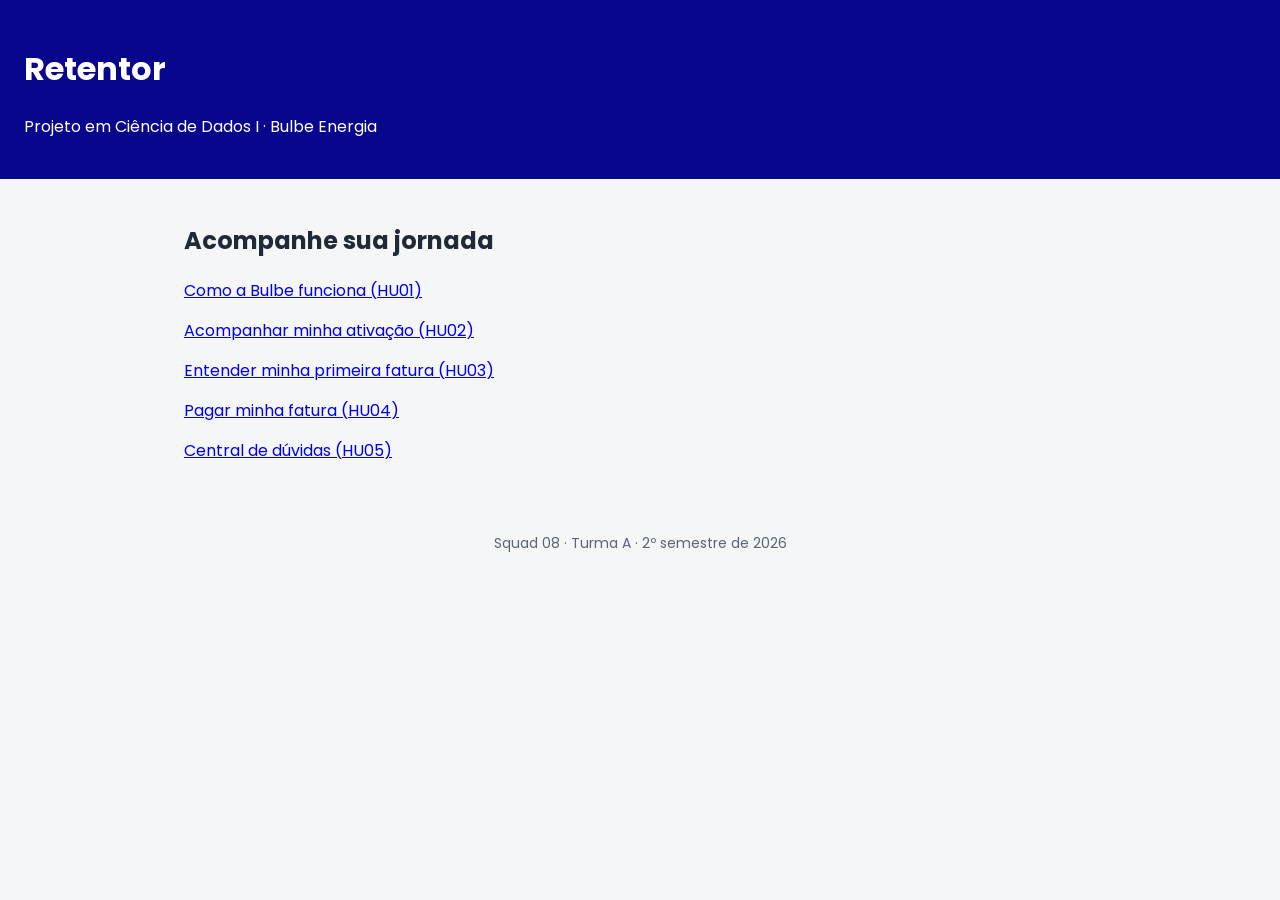
<file: index.html>
<!DOCTYPE html>
<html lang="pt-BR">
<head>
  <meta charset="UTF-8">
  <meta name="viewport" content="width=device-width, initial-scale=1.0">
  <title>Bulbe | Retentor</title>
  <link rel="stylesheet" href="assets/css/style.css">
</head>
<body>
  <header class="topo">
    <h1>Retentor</h1>
    <p>Projeto em Ciência de Dados I · Bulbe Energia</p>
  </header>

  <main>
    <section>
      <h2>Acompanhe sua jornada</h2>

      <p>
        <a href="pages/como-funciona.html">
          Como a Bulbe funciona (HU01)
        </a>
      </p>

      <p>
        <a href="pages/ativacao.html">
          Acompanhar minha ativação (HU02)
        </a>
      </p>

      <p>
        <a href="pages/primeira-fatura.html">
          Entender minha primeira fatura (HU03)
        </a>
      </p>

      <p>
        <a href="pages/pagamento.html">
          Pagar minha fatura (HU04)
        </a>
      </p>

      <p>
        <a href="pages/hu05.html">
          Central de dúvidas (HU05)
        </a>
      </p>

    </section>
  </main>

  <footer class="rodape">
    <p>Squad 08 · Turma A · 2º semestre de 2026</p>
  </footer>

</body>
</html>
</file>
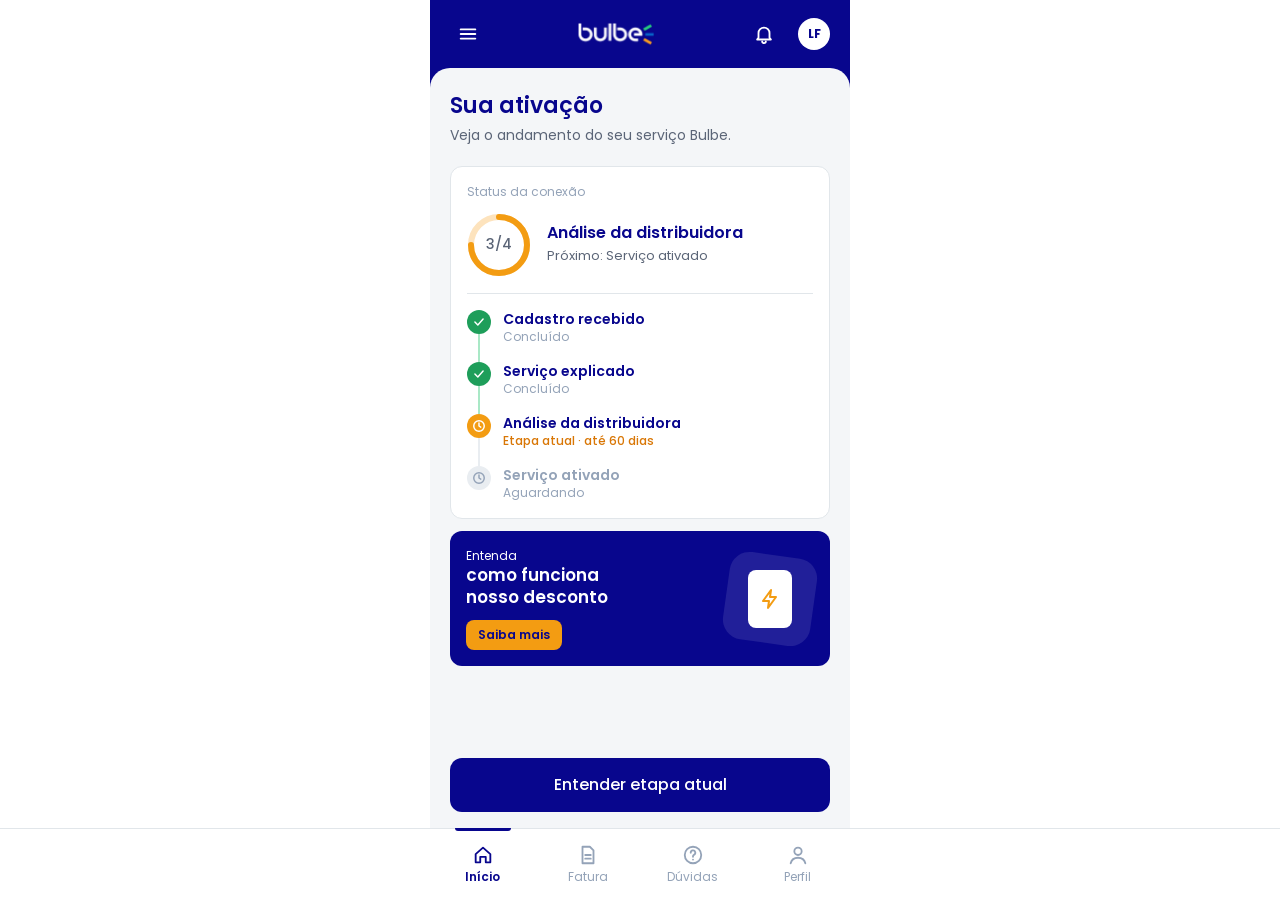
<file: pages/ativacao.html>
<!DOCTYPE html>
<html lang="pt-BR">
<head>
  <meta charset="UTF-8">
  <meta name="viewport" content="width=device-width, initial-scale=1.0">
  <title>Bulbe | Sua ativação</title>
  <link rel="stylesheet" href="../assets/css/style.css">
  <link rel="stylesheet" href="../assets/css/ativacao.css">
</head>
<body class="app">

  <!-- HU02 · Tela 1: acompanhamento (wireframe hu02-01) -->
  <section id="tela-acompanhamento" class="tela">
    <header class="app-topo-escuro">
      <button type="button" class="botao-icone" aria-label="Abrir menu">
        <svg class="icone" viewBox="0 0 24 24" aria-hidden="true"><line x1="4" y1="7" x2="20" y2="7"/><line x1="4" y1="12" x2="20" y2="12"/><line x1="4" y1="17" x2="20" y2="17"/></svg>
      </button>
      <a href="../index.html" class="logo-link" aria-label="Bulbe, página inicial">
        <img class="logo-img" src="../assets/img/bulbe-logo-branca.png" alt="Logo Bulbe">
      </a>
      <div class="app-topo-acoes">
        <button type="button" class="botao-icone" aria-label="Notificações">
          <svg class="icone" viewBox="0 0 24 24" aria-hidden="true"><path d="M6 16V11a6 6 0 0 1 12 0v5l1.5 2h-15z"/><path d="M10 20a2 2 0 0 0 4 0"/></svg>
        </button>
        <span class="avatar" id="avatar-iniciais" aria-label="Lucas Ferreira">LF</span>
      </div>
    </header>

    <main class="app-conteudo app-conteudo-painel">
      <h1 class="titulo">Sua ativação</h1>
      <p class="subtitulo">Veja o andamento do seu serviço Bulbe.</p>

      <p class="erro" id="erro-ativacao" role="alert" hidden></p>

      <section class="card card-status" aria-labelledby="status-titulo">
        <p class="status-rotulo">Status da conexão</p>

        <div class="status-resumo">
          <div class="anel" role="img" aria-label="Progresso da ativação">
            <svg viewBox="0 0 64 64" aria-hidden="true">
              <circle class="anel-trilho" cx="32" cy="32" r="28" pathLength="100"/>
              <circle class="anel-progresso" id="anel-progresso" cx="32" cy="32" r="28" pathLength="100"/>
            </svg>
            <span class="anel-texto" id="anel-texto">3/4</span>
          </div>
          <div>
            <h2 class="status-titulo" id="status-titulo">Análise da distribuidora</h2>
            <p class="status-proximo" id="status-proximo">Próximo: Serviço ativado</p>
          </div>
        </div>

        <ol class="linha-tempo" id="linha-tempo">
          <!-- Montada por assets/js/ativacao.js a partir de data/ativacao.json -->
        </ol>
      </section>

      <section class="banner-desconto" aria-label="Como funciona o desconto">
        <div>
          <p class="banner-pre">Entenda</p>
          <p class="banner-titulo">como funciona<br>nosso desconto</p>
          <a href="como-funciona.html" class="banner-botao">Saiba mais</a>
        </div>
        <span class="banner-ilustracao" aria-hidden="true">
          <span class="banner-cartao">
            <svg class="icone" viewBox="0 0 24 24"><polygon points="13,3 5,14 11,14 10,21 18,10 12,10"/></svg>
          </span>
        </span>
      </section>

      <div class="acoes-fixas">
        <button type="button" class="botao botao-primario" id="botao-entender-etapa">
          Entender etapa atual
        </button>
      </div>
    </main>
  </section>

  <!-- HU02 · Tela 2: etapa atual (wireframe hu02-02) -->
  <section id="tela-etapa-atual" class="tela" hidden>
    <header class="app-topo">
      <button type="button" class="botao-icone" id="voltar-etapa" aria-label="Voltar">
        <svg class="icone" viewBox="0 0 24 24" aria-hidden="true"><polyline points="9,14 4,9 9,4"/><path d="M4 9h10a6 6 0 0 1 0 12h-3"/></svg>
      </button>
      <h2 class="app-topo-titulo">Etapa atual</h2>
      <img class="logo-img logo-img-pequena" src="../assets/img/bulbe-logo-azul.png" alt="Logo Bulbe">
    </header>

    <main class="app-conteudo">
      <p class="selo-etapa">
        <svg class="icone" viewBox="0 0 24 24" aria-hidden="true"><circle cx="12" cy="12" r="9"/><polyline points="12,7 12,12 15,14"/></svg>
        <span id="selo-etapa-texto">Etapa 3 de 4</span>
      </p>
      <h1 class="titulo" id="etapa-titulo">Análise da distribuidora</h1>
      <p class="subtitulo" id="etapa-subtitulo">Seu pedido está sendo processado.</p>

      <div id="etapa-detalhes">
        <!-- Cards montados por assets/js/ativacao.js -->
      </div>

      <div class="alerta">
        <svg class="icone" viewBox="0 0 24 24" aria-hidden="true"><rect x="4" y="5" width="16" height="15" rx="2"/><line x1="4" y1="10" x2="20" y2="10"/><line x1="9" y1="3" x2="9" y2="7"/><line x1="15" y1="3" x2="15" y2="7"/></svg>
        <p><strong>Prazo estimado:</strong> até <span id="etapa-prazo">60</span> dias. Avisaremos você assim que a etapa mudar.</p>
      </div>

      <div class="ajuda">
        <p>Precisa de ajuda?</p>
        <a href="hu05.html" class="botao-atendimento">
          <svg class="icone" viewBox="0 0 24 24" aria-hidden="true"><path d="M4 20l1.3-4.2A8 8 0 1 1 8.4 18.8z"/><path d="M9 9.5c.3 2.2 2.3 4.2 4.5 4.5l1.2-1.2-1.8-1-.8.6c-.8-.4-1.5-1.1-1.9-1.9l.6-.8-1-1.8z"/></svg>
          Atendimento
        </a>
      </div>
      <div class="acoes-fixas">
        <button type="button" class="botao botao-primario" id="botao-ver-ativado">
          Ver serviço ativado
          <svg class="icone" viewBox="0 0 24 24" aria-hidden="true"><line x1="5" y1="12" x2="19" y2="12"/><polyline points="13,6 19,12 13,18"/></svg>
        </button>
      </div>
    </main>
  </section>      
  
  <!-- HU02 · Tela 3: serviço ativado (wireframe hu02-03) -->
  <section id="tela-ativado" class="tela" hidden>
    <header class="app-topo">
      <button type="button" class="botao-icone" id="voltar-ativado" aria-label="Voltar">
        <svg class="icone" viewBox="0 0 24 24" aria-hidden="true"><polyline points="9,14 4,9 9,4"/><path d="M4 9h10a6 6 0 0 1 0 12h-3"/></svg>
      </button>
      <h2 class="app-topo-titulo">Serviço ativado</h2>
      <img class="logo-img logo-img-pequena" src="../assets/img/bulbe-logo-azul.png" alt="Logo Bulbe">
    </header>

    <main class="app-conteudo">
      <div class="heroi-sucesso" aria-hidden="true">
        <span class="faisca faisca-a"></span>
        <span class="faisca faisca-b"></span>
        <svg class="heroi-raio icone" viewBox="0 0 24 24"><polygon points="13,3 5,14 11,14 10,21 18,10 12,10"/></svg>
        <span class="heroi-cartao">
          <span class="heroi-check">
            <svg class="icone" viewBox="0 0 24 24"><polyline points="5,12 10,17 19,7"/></svg>
          </span>
        </span>
      </div>

      <h1 class="titulo titulo-central">Ativação concluída!</h1>
      <p class="subtitulo subtitulo-central">Seu serviço Bulbe já está ativo.</p>

      <div class="caixa-sucesso etapas-concluidas">
        <p class="etapas-concluidas-titulo">Etapas concluídas</p>
        <ul class="etapas-concluidas-lista">
          <li><svg class="icone" viewBox="0 0 24 24" aria-hidden="true"><polyline points="5,12 10,17 19,7"/></svg>Cadastro</li>
          <li><svg class="icone" viewBox="0 0 24 24" aria-hidden="true"><polyline points="5,12 10,17 19,7"/></svg>Explicação</li>
          <li><svg class="icone" viewBox="0 0 24 24" aria-hidden="true"><polyline points="5,12 10,17 19,7"/></svg>Ativação</li>
        </ul>
      </div>

      <div class="ajuda">
        <p>Precisa de ajuda?</p>
        <a href="hu05.html" class="botao-atendimento">
          <svg class="icone" viewBox="0 0 24 24" aria-hidden="true"><path d="M4 20l1.3-4.2A8 8 0 1 1 8.4 18.8z"/><path d="M9 9.5c.3 2.2 2.3 4.2 4.5 4.5l1.2-1.2-1.8-1-.8.6c-.8-.4-1.5-1.1-1.9-1.9l.6-.8-1-1.8z"/></svg>
          Atendimento
        </a>
      </div>

      <div class="acoes-fixas">
        <a href="primeira-fatura.html" class="botao botao-primario">
          Conhecer minha primeira fatura
          <svg class="icone" viewBox="0 0 24 24" aria-hidden="true"><line x1="5" y1="12" x2="19" y2="12"/><polyline points="13,6 19,12 13,18"/></svg>
        </a>
      </div>
    </main>
  </section>

  <!-- Barra de navegação inferior (igual em todos os wireframes) -->
  <nav class="nav-inferior" aria-label="Navegação principal">
    <a href="como-funciona.html" class="nav-item ativo" aria-current="page">
      <svg class="icone" viewBox="0 0 24 24" aria-hidden="true"><path d="M4 11l8-7 8 7v9h-5v-6H9v6H4z"/></svg>
      Início
    </a>
    <a href="primeira-fatura.html" class="nav-item">
      <svg class="icone" viewBox="0 0 24 24" aria-hidden="true"><path d="M6 3h8l4 4v14H6z"/><line x1="9" y1="12" x2="15" y2="12"/><line x1="9" y1="16" x2="15" y2="16"/></svg>
      Fatura
    </a>
    <a href="hu05.html" class="nav-item">
      <svg class="icone" viewBox="0 0 24 24" aria-hidden="true"><circle cx="12" cy="12" r="9"/><path d="M9.5 9.5a2.5 2.5 0 1 1 3.5 2.3c-.6.3-1 .8-1 1.5v.7"/><line x1="12" y1="17" x2="12" y2="17"/></svg>
      Dúvidas
    </a>
    <a href="#" class="nav-item">
      <svg class="icone" viewBox="0 0 24 24" aria-hidden="true"><circle cx="12" cy="8" r="4"/><path d="M4 21c1-4 4-6 8-6s7 2 8 6"/></svg>
      Perfil
    </a>
  </nav>

  <script type="module" src="../assets/js/ativacao.js"></script>
</body>
</html>
</file>
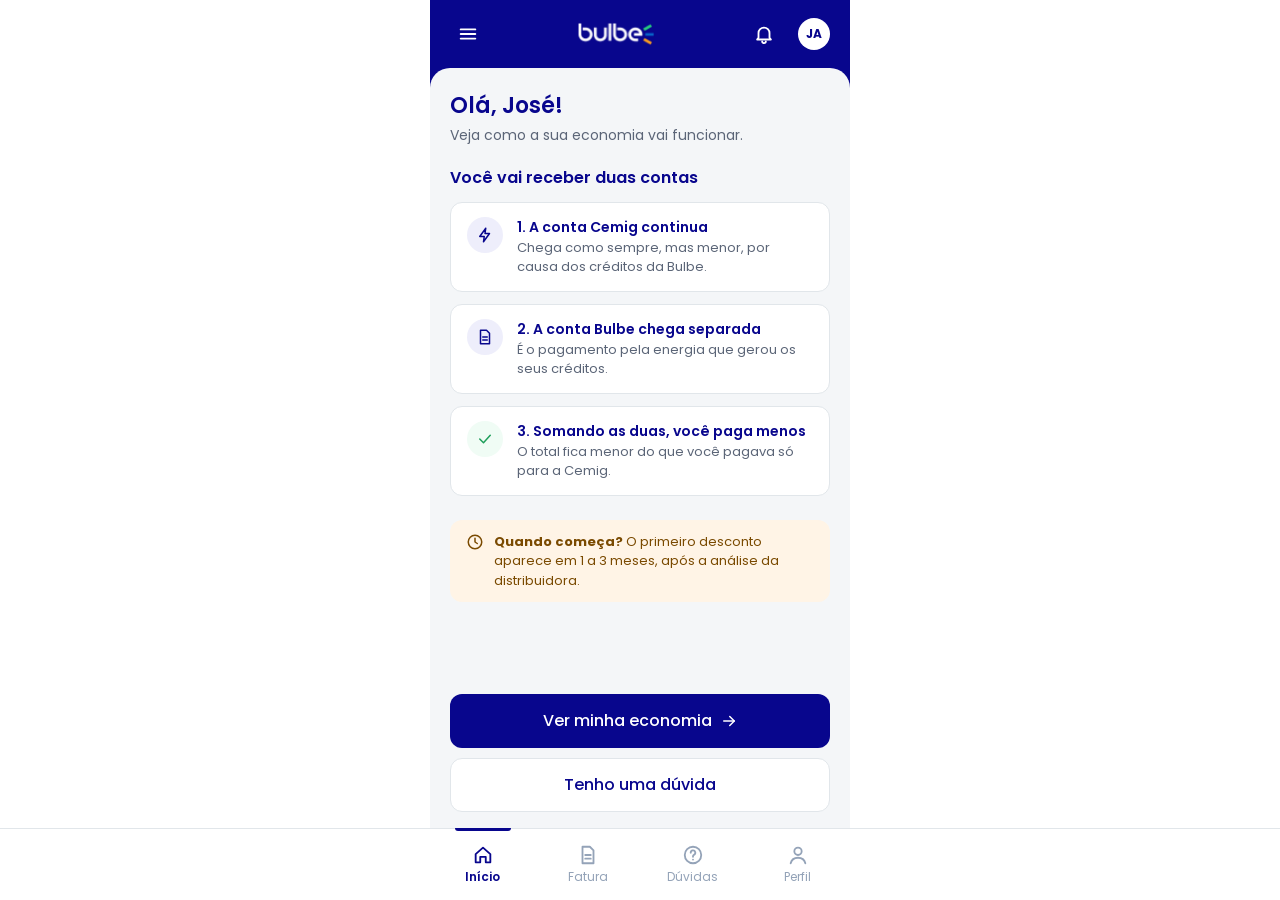
<file: pages/como-funciona.html>
<!DOCTYPE html>
<html lang="pt-BR">
<head>
  <meta charset="UTF-8">
  <meta name="viewport" content="width=device-width, initial-scale=1.0">
  <title>Bulbe | Como a Bulbe funciona</title>
  <link rel="stylesheet" href="../assets/css/style.css">
  <link rel="stylesheet" href="../assets/css/como-funciona.css">
</head>
<body class="app">

  <!-- HU01 · Tela 1: como a Bulbe funciona (wireframe hu01-01) -->
  <section id="tela-como-funciona" class="tela">
    <header class="app-topo-escuro">
      <button type="button" class="botao-icone" aria-label="Abrir menu">
        <svg class="icone" viewBox="0 0 24 24" aria-hidden="true"><line x1="4" y1="7" x2="20" y2="7"/><line x1="4" y1="12" x2="20" y2="12"/><line x1="4" y1="17" x2="20" y2="17"/></svg>
      </button>
      <a href="../index.html" class="logo" aria-label="Bulbe, página inicial">
        <img class="logo-img" src="../assets/img/bulbe-logo-branca.png" alt="Logo Bulbe">
      </a>
      <div class="app-topo-acoes">
        <button type="button" class="botao-icone" aria-label="Notificações">
          <svg class="icone" viewBox="0 0 24 24" aria-hidden="true"><path d="M6 16V11a6 6 0 0 1 12 0v5l1.5 2h-15z"/><path d="M10 20a2 2 0 0 0 4 0"/></svg>
        </button>
        <span class="avatar" id="avatar-iniciais" aria-label="José Almeida">JA</span>
      </div>
    </header>

    <main class="app-conteudo app-conteudo-painel">
      <h1 class="titulo">Olá, <span class="cliente-nome">José</span>!</h1>
      <p class="subtitulo">Veja como a sua economia vai funcionar.</p>

      <p class="erro" id="erro-como-funciona" role="alert" hidden></p>

      <h2 class="secao-titulo">Você vai receber duas contas</h2>

      <ol class="passos">
        <li class="card card-com-icone">
          <span class="icone-circulo">
            <svg class="icone" viewBox="0 0 24 24" aria-hidden="true"><polygon points="13,3 5,14 11,14 10,21 18,10 12,10"/></svg>
          </span>
          <div>
            <p class="card-titulo">1. A conta Cemig continua</p>
            <p class="card-texto">Chega como sempre, mas menor, por causa dos créditos da Bulbe.</p>
          </div>
        </li>
        <li class="card card-com-icone">
          <span class="icone-circulo">
            <svg class="icone" viewBox="0 0 24 24" aria-hidden="true"><path d="M6 3h8l4 4v14H6z"/><line x1="9" y1="12" x2="15" y2="12"/><line x1="9" y1="16" x2="15" y2="16"/></svg>
          </span>
          <div>
            <p class="card-titulo">2. A conta Bulbe chega separada</p>
            <p class="card-texto">É o pagamento pela energia que gerou os seus créditos.</p>
          </div>
        </li>
        <li class="card card-com-icone">
          <span class="icone-circulo icone-circulo-verde">
            <svg class="icone" viewBox="0 0 24 24" aria-hidden="true"><polyline points="5,12 10,17 19,7"/></svg>
          </span>
          <div>
            <p class="card-titulo">3. Somando as duas, você paga menos</p>
            <p class="card-texto">O total fica menor do que você pagava só para a Cemig.</p>
          </div>
        </li>
      </ol>

      <div class="alerta">
        <svg class="icone" viewBox="0 0 24 24" aria-hidden="true"><circle cx="12" cy="12" r="9"/><polyline points="12,7 12,12 15,14"/></svg>
        <p><strong>Quando começa?</strong> O primeiro desconto aparece em 1 a 3 meses, após a análise da distribuidora.</p>
      </div>

      <div class="acoes-fixas">
        <button type="button" class="botao botao-primario" id="botao-ver-economia">
          Ver minha economia
          <svg class="icone" viewBox="0 0 24 24" aria-hidden="true"><line x1="5" y1="12" x2="19" y2="12"/><polyline points="13,6 19,12 13,18"/></svg>
        </button>
        <!-- hu05.html chega à main com o PR #13 (Central de Dúvidas) -->
        <a href="hu05.html" class="botao botao-secundario">Tenho uma dúvida</a>
      </div>
    </main>
  </section>

  <!-- HU01 · Tela 2: simulação da economia (wireframe hu01-02) -->
  <section id="tela-economia" class="tela" hidden>
    <header class="app-topo">
      <button type="button" class="botao-icone" id="voltar-economia" aria-label="Voltar">
        <svg class="icone" viewBox="0 0 24 24" aria-hidden="true"><polyline points="9,14 4,9 9,4"/><path d="M4 9h10a6 6 0 0 1 0 12h-3"/></svg>
      </button>
      <h2 class="app-topo-titulo">Sua economia</h2>
      <span class="logo logo-pequeno">
        <img class="logo-img" src="../assets/img/bulbe-logo-azul.png" alt="Logo Bulbe">
      </span>
    </header>

    <main class="app-conteudo">
      <h1 class="titulo">Quanto você vai pagar</h1>
      <p class="subtitulo">Estimativa com base na sua conta média.</p>

      <div class="card comparacao">
        <p class="comparacao-linha">
          <span><strong>Antes da Bulbe</strong> <small>· só Cemig</small></span>
          <strong id="valor-antes">R$ 250,00</strong>
        </p>
        <div class="barra" aria-hidden="true">
          <span class="barra-cemig" style="width: 100%"></span>
        </div>
      </div>

      <div class="card comparacao">
        <p class="comparacao-linha">
          <span><strong>Com a Bulbe</strong> <small>· duas contas</small></span>
          <strong id="valor-com-bulbe">R$ 212,50</strong>
        </p>
        <!-- Larguras proporcionais ao valor "antes": 40 / 250 = 16% e 172,50 / 250 = 69% -->
        <div class="barra" aria-hidden="true">
          <span class="barra-cemig" id="barra-cemig" style="width: 16%"></span>
          <span class="barra-bulbe" id="barra-bulbe" style="width: 69%"></span>
        </div>
        <ul class="legenda">
          <li><span class="legenda-cor barra-cemig"></span>Cemig <span id="valor-cemig">R$ 40,00</span></li>
          <li><span class="legenda-cor barra-bulbe"></span>Bulbe <span id="valor-bulbe">R$ 172,50</span></li>
        </ul>
      </div>

      <div class="caixa-sucesso economia">
        <p class="economia-rotulo">Economia estimada</p>
        <p class="economia-valor"><span id="valor-economia">R$ 37,50</span> <small>/mês</small></p>
        <p class="economia-detalhe"><span id="percentual-economia">15%</span> a menos · cerca de <span id="economia-anual">R$ 450</span> por ano</p>
      </div>

      <div class="alerta">
        <svg class="icone" viewBox="0 0 24 24" aria-hidden="true"><circle cx="12" cy="12" r="9"/><line x1="12" y1="11" x2="12" y2="16"/><line x1="12" y1="8" x2="12" y2="8"/></svg>
        <p><strong>Por que duas contas?</strong> A Cemig cobra a distribuição. A Bulbe cobra a energia que gerou o seu desconto.</p>
      </div>

      <p class="nota">Valores ilustrativos. A economia real depende do seu consumo.</p>

      <div class="acoes-fixas">
        <button type="button" class="botao botao-primario" id="botao-entendi">
          Entendi, continuar
          <svg class="icone" viewBox="0 0 24 24" aria-hidden="true"><line x1="5" y1="12" x2="19" y2="12"/><polyline points="13,6 19,12 13,18"/></svg>
        </button>
      </div>
    </main>
  </section>

  <!-- HU01 · Tela 3: confirmação de entendimento (wireframe hu01-03) -->
  <section id="tela-confirmacao" class="tela" hidden>
    <header class="app-topo">
      <button type="button" class="botao-icone" id="voltar-confirmacao" aria-label="Voltar">
        <svg class="icone" viewBox="0 0 24 24" aria-hidden="true"><polyline points="9,14 4,9 9,4"/><path d="M4 9h10a6 6 0 0 1 0 12h-3"/></svg>
      </button>
      <h2 class="app-topo-titulo">Confirmação</h2>
      <span class="logo logo-pequeno">
        <img class="logo-img" src="../assets/img/bulbe-logo-azul.png" alt="Logo Bulbe">
      </span>
    </header>

    <main class="app-conteudo">
      <h1 class="titulo">Ficou claro, <span class="cliente-nome">José</span>?</h1>
      <p class="subtitulo">Marque o que você entendeu antes de seguir.</p>

      <form id="form-entendimento" class="form-entendimento" novalidate>
        <fieldset class="checklist">
          <legend class="sr-only">O que você entendeu</legend>

          <label class="check-card">
            <input type="checkbox" name="entendimento" value="duas-contas">
            <span class="check-caixa" aria-hidden="true"></span>
            <span>
              <span class="card-titulo">Vou receber duas contas</span>
              <span class="card-texto">Uma da Cemig e uma da Bulbe.</span>
            </span>
          </label>

          <label class="check-card">
            <input type="checkbox" name="entendimento" value="pago-menos">
            <span class="check-caixa" aria-hidden="true"></span>
            <span>
              <span class="card-titulo">Somando as duas, pago menos</span>
              <span class="card-texto">Economia estimada de <span class="valor-economia">R$ 37,50</span> por mês.</span>
            </span>
          </label>

          <label class="check-card">
            <input type="checkbox" name="entendimento" value="prazo-desconto">
            <span class="check-caixa" aria-hidden="true"></span>
            <span>
              <span class="card-titulo">O desconto começa em até 3 meses</span>
              <span class="card-texto">Posso acompanhar cada etapa pelo app.</span>
            </span>
          </label>

          <p class="erro" id="erro-entendimento" role="alert" hidden>Marque os três itens para continuar.</p>
        </fieldset>

        <div class="ajuda">
          <p>Ainda com dúvida?</p>
          <a href="mailto:atendimento@bulbe.example?subject=Como%20a%20Bulbe%20funciona" class="botao-atendimento">
            <svg class="icone" viewBox="0 0 24 24" aria-hidden="true"><path d="M4 20l1.3-3.9A8 8 0 1 1 8 19z"/></svg>
            Atendimento
          </a>
        </div>

        <div class="acoes-fixas">
          <button type="submit" class="botao botao-primario">Confirmar e acompanhar ativação</button>
        </div>
      </form>
    </main>
  </section>

  <!-- Barra de navegação inferior (igual em todos os wireframes) -->
  <nav class="nav-inferior" aria-label="Navegação principal">
    <a href="como-funciona.html" class="nav-item ativo" aria-current="page">
      <svg class="icone" viewBox="0 0 24 24" aria-hidden="true"><path d="M4 11l8-7 8 7v9h-5v-6H9v6H4z"/></svg>
      Início
    </a>
    <a href="#" class="nav-item">
      <svg class="icone" viewBox="0 0 24 24" aria-hidden="true"><path d="M6 3h8l4 4v14H6z"/><line x1="9" y1="12" x2="15" y2="12"/><line x1="9" y1="16" x2="15" y2="16"/></svg>
      Fatura
    </a>
    <a href="hu05.html" class="nav-item">
      <svg class="icone" viewBox="0 0 24 24" aria-hidden="true"><circle cx="12" cy="12" r="9"/><path d="M9.5 9.5a2.5 2.5 0 1 1 3.5 2.3c-.6.3-1 .8-1 1.5v.7"/><line x1="12" y1="17" x2="12" y2="17"/></svg>
      Dúvidas
    </a>
    <a href="primeira-fatura.html" class="nav-item">
      <svg class="icone" viewBox="0 0 24 24" aria-hidden="true"><circle cx="12" cy="8" r="4"/><path d="M4 21c1-4 4-6 8-6s7 2 8 6"/></svg>
      Perfil
    </a>
  </nav>

  <script type="module" src="../assets/js/como-funciona.js"></script>
</body>
</html>
</file>
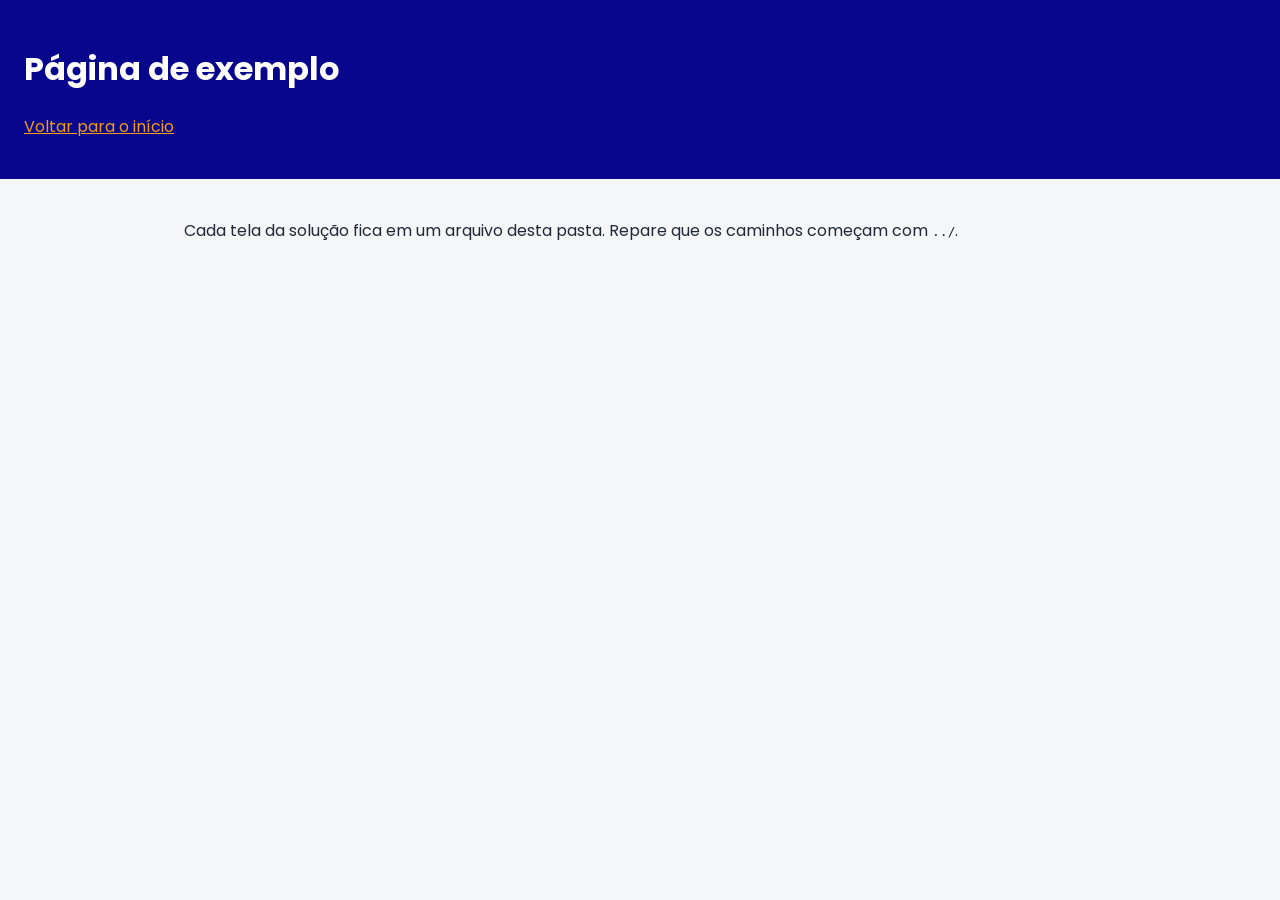
<file: pages/exemplo.html>
<!DOCTYPE html>
<html lang="pt-BR">
<head>
  <meta charset="UTF-8">
  <meta name="viewport" content="width=device-width, initial-scale=1.0">
  <title>Bulbe | Página de exemplo</title>
  <link rel="stylesheet" href="../assets/css/style.css">
</head>
<body>
  <header class="topo">
    <h1>Página de exemplo</h1>
    <p><a href="../index.html">Voltar para o início</a></p>
  </header>
  <main>
    <p>Cada tela da solução fica em um arquivo desta pasta. Repare que os caminhos começam com <code>../</code>.</p>
  </main>
</body>
</html>
</file>
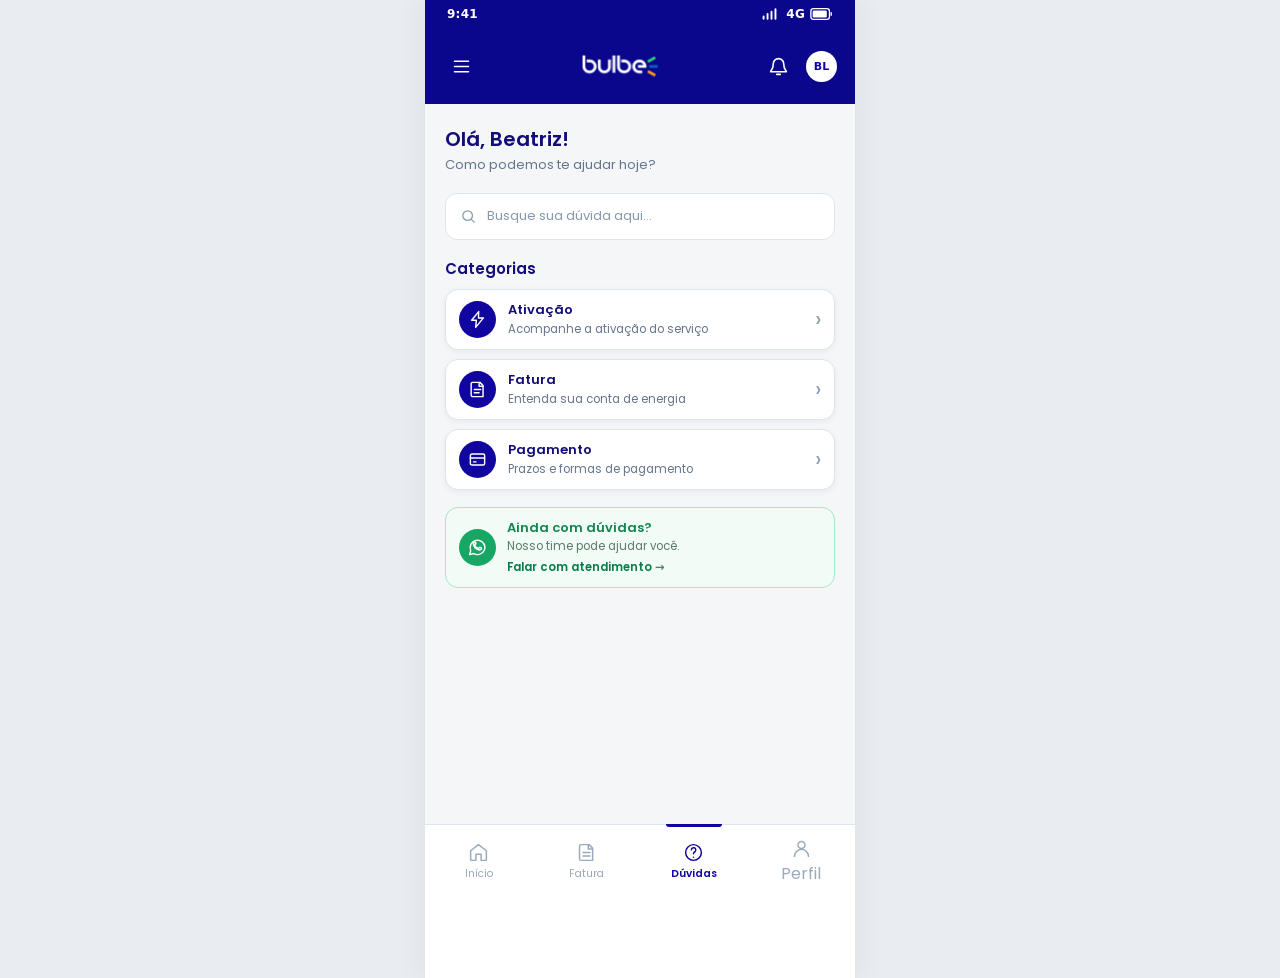
<file: pages/hu05.html>
<!doctype html>
<html lang="pt-BR">
<head>
  <meta charset="utf-8">
  <meta name="viewport" content="width=device-width, initial-scale=1">
  <meta name="theme-color" content="#10069f">
  <title>Central de Dúvidas | Bulbe</title>
  <link rel="stylesheet" href="../assets/css/style.css">
  <link rel="stylesheet" href="../assets/css/hu05.css">
</head>
<body class="hu05-body">
  <div class="hu05-app">
    <div class="status-bar" aria-hidden="true">
      <span>9:41</span>
      <span class="status-icons">
        <svg viewBox="0 0 24 16" class="status-signal"><path d="M2 14V11M7 14V8M12 14V5M17 14V2" /></svg>
        <span>4G</span>
        <svg viewBox="0 0 26 14" class="status-battery"><rect x="1" y="1" width="21" height="12" rx="3"/><path d="M24 5v4"/><rect x="3" y="3" width="16" height="8" rx="1.5" class="battery-fill"/></svg>
      </span>
    </div>

    <header class="home-header" id="home-header">
      <button class="icon-button menu-button" type="button" aria-label="Abrir menu" title="Menu">
        <svg viewBox="0 0 24 24" aria-hidden="true"><path d="M4 6h16M4 12h16M4 18h16"/></svg>
      </button>
      <a class="brand brand-light" href="#inicio" aria-label="Bulbe, início">
       <img class="brand-logo" src="../assets/img/bulbe-logo-branca.png" alt="Logo Bulbe">
      </a>
      <div class="header-actions">
        <button class="icon-button" type="button" aria-label="Notificações" title="Notificações">
          <svg viewBox="0 0 24 24" aria-hidden="true"><path d="M18 9a6 6 0 0 0-12 0c0 7-3 7-3 9h18c0-2-3-2-3-9M10 21h4"/></svg>
        </button>
        <span class="avatar" aria-label="Perfil de Beatriz">BL</span>
      </div>
    </header>

    <header class="inner-header" id="inner-header" hidden>
      <button class="icon-button back-button" id="back-button" type="button" aria-label="Voltar">
        <svg viewBox="0 0 24 24" aria-hidden="true"><path d="m15 18-6-6 6-6M9 12h12"/></svg>
      </button>
      <h1>Central de Dúvidas</h1>
      <a class="brand brand-small" href="#inicio" aria-label="Bulbe, início">
      <img class="brand-logo" src="../assets/img/bulbe-logo-azul.png" alt="Logo Bulbe">
      </a>
    </header>

    <main id="main-content">
      <section class="home-view" id="home-view" aria-labelledby="greeting-title">
        <div class="home-content">
          <h1 id="greeting-title">Olá, Beatriz!</h1>
          <p class="lead">Como podemos te ajudar hoje?</p>
          <form class="search-form" id="home-search" role="search">
            <label class="sr-only" for="home-query">Busque sua dúvida</label>
            <svg viewBox="0 0 24 24" aria-hidden="true"><circle cx="10.8" cy="10.8" r="6.8"/><path d="m16 16 4 4"/></svg>
            <input id="home-query" type="search" placeholder="Busque sua dúvida aqui..." autocomplete="off">
          </form>

          <div class="section-heading-row">
            <h2>Categorias</h2>
          </div>
          <div class="category-list" id="category-list" aria-live="polite"></div>

          <aside class="contact-card">
            <span class="contact-icon" aria-hidden="true">
              <svg viewBox="0 0 24 24"><path d="M20.5 11.5a8.5 8.5 0 0 1-12.7 7.4L3 20l1.2-4.5A8.5 8.5 0 1 1 20.5 11.5Z"/><path d="M8.7 8.2c.4 2.4 2.3 4.3 4.7 4.7l1.2-1.2 2 1c-.1 1.4-1.2 2.3-2.6 2.1-3.4-.6-6.2-3.3-6.8-6.8-.2-1.4.7-2.5 2.1-2.6l1 2-1.6 1.8Z"/></svg>
            </span>
            <div class="contact-copy">
              <strong>Ainda com dúvidas?</strong>
              <span>Nosso time pode ajudar você.</span>
              <a href="mailto:atendimento@bulbe.example?subject=Central%20de%20D%C3%BAvidas">Falar com atendimento <span aria-hidden="true">→</span></a>
            </div>
          </aside>
        </div>
      </section>

      <section class="category-view" id="category-view" hidden aria-live="polite"></section>
      <section class="results-view" id="results-view" hidden aria-labelledby="results-title"></section>
      <section class="empty-view" id="empty-view" hidden aria-labelledby="empty-title"></section>
      <section class="load-error" id="load-error" hidden role="alert">
        <h2>Não foi possível carregar as dúvidas</h2>
        <p>Confira se a pasta <code>data/faq.json</code> está no projeto e abra a página pelo Live Server.</p>
      </section>
    </main>

    <nav class="bottom-nav" aria-label="Navegação principal">
      <a class="nav-item" href="../index.html" title="Início">
        <svg viewBox="0 0 24 24" aria-hidden="true"><path d="m3 10 9-7 9 7v10a1 1 0 0 1-1 1h-5v-7H9v7H4a1 1 0 0 1-1-1z"/></svg>
        <span>Início</span>
      </a>
      <a class="nav-item" href="primeira-fatura.html" title="Fatura">
        <svg viewBox="0 0 24 24" aria-hidden="true"><path d="M6 3h9l4 4v14H6a2 2 0 0 1-2-2V5a2 2 0 0 1 2-2Z"/><path d="M14 3v5h5M8 12h8M8 16h8"/></svg>
        <span>Fatura</span>
      </a>
      <a class="nav-item active" href="#inicio" aria-current="page">
        <svg viewBox="0 0 24 24" aria-hidden="true"><circle cx="12" cy="12" r="9"/><path d="M9.6 9a2.5 2.5 0 1 1 4.5 1.5c-1.1 1.2-2.1 1.3-2.1 3M12 17.3v.1"/></svg>
        <span>Dúvidas</span>
      </a>
      <button class="nav-item" type="button" disabled title="Tela de perfil ainda não implementada">
        <svg viewBox="0 0 24 24" aria-hidden="true"><circle cx="12" cy="8" r="4"/><path d="M4 21a8 8 0 0 1 16 0"/></svg>
        <span>Perfil</span>
      </button>
    </nav>
  </div>
  <script type="module" src="../assets/js/hu05.js"></script>
</body>
</html>
</file>
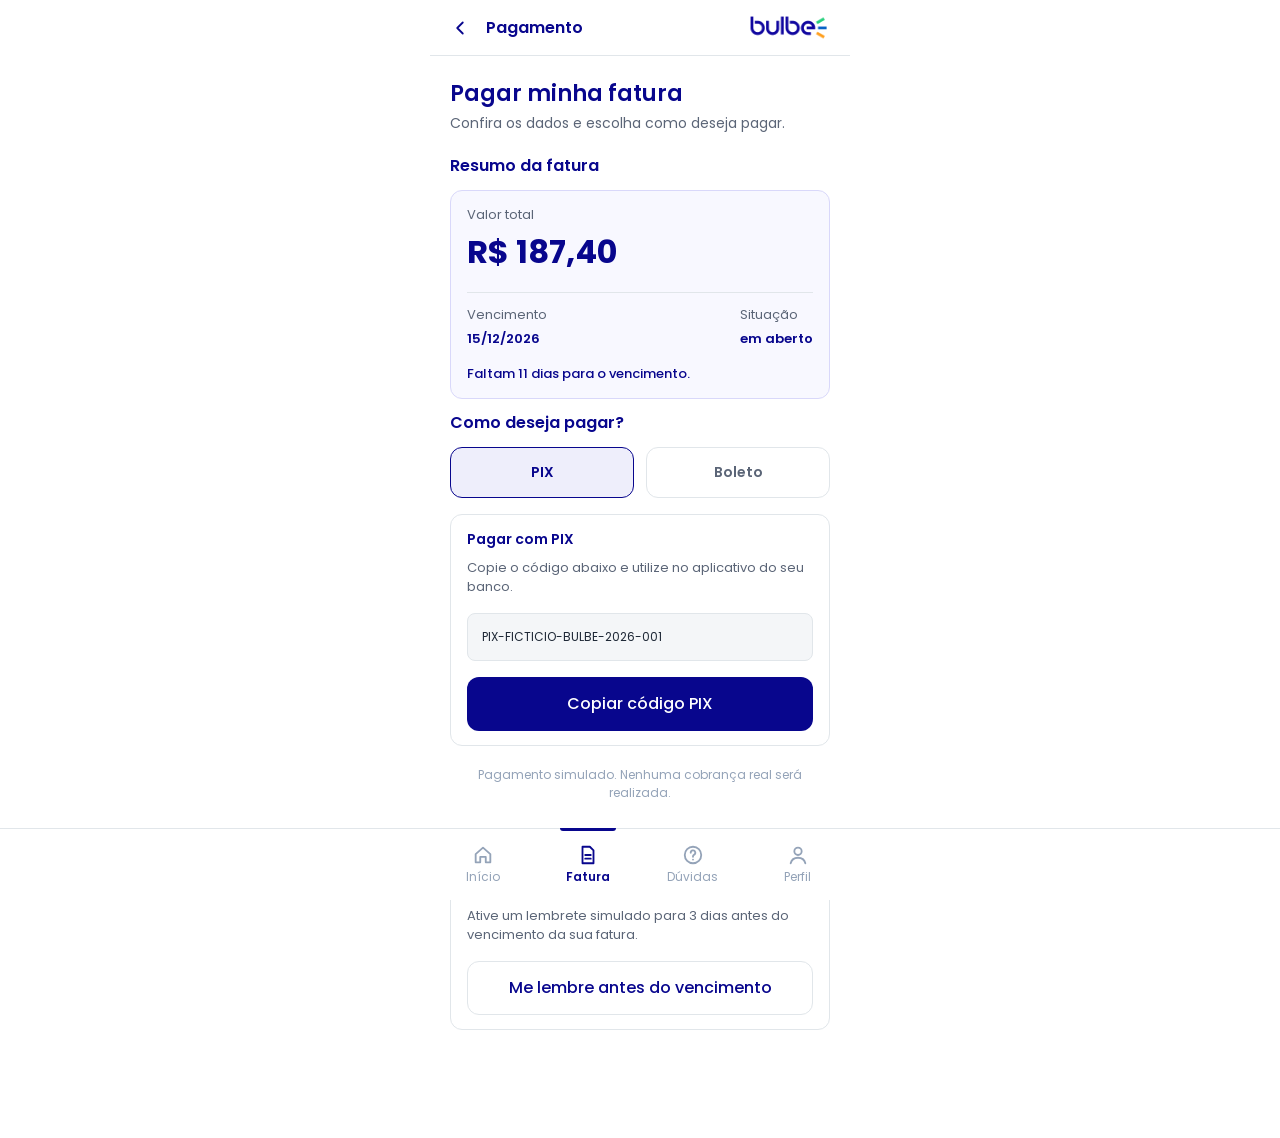
<file: pages/pagamento.html>
<!DOCTYPE html>
<html lang="pt-BR">
<head>
  <meta charset="UTF-8">
  <meta name="viewport" content="width=device-width, initial-scale=1.0">
  <title>Bulbe | Pagamento da fatura</title>

  <link rel="stylesheet" href="../assets/css/style.css">
  <link rel="stylesheet" href="../assets/css/pagamento.css">
</head>

<body class="app">

  <!-- HU04 - Pagamento da fatura -->
  <section class="tela">

    <!-- Cabeçalho -->
    <header class="app-topo">
      <a href="primeira-fatura.html" class="botao-icone"
         aria-label="Voltar para a fatura">
        <svg class="icone" viewBox="0 0 24 24" aria-hidden="true">
          <polyline points="15,18 9,12 15,6"/>
        </svg>
      </a>

      <h2 class="app-topo-titulo">Pagamento</h2>

      <a href="../index.html" class="logo logo-pequeno"
         aria-label="Bulbe, página inicial">
        <img class="logo-img"
             src="../assets/img/bulbe-logo-azul.png"
             alt="Logo Bulbe">
      </a>
    </header>

    <main class="app-conteudo">

      <h1 class="titulo">Pagar minha fatura</h1>
      <p class="subtitulo">
        Confira os dados e escolha como deseja pagar.
      </p>

      <!-- Mensagem de erro ao carregar os dados -->
      <p class="erro" id="erro-pagamento" role="alert" hidden></p>

      <!-- Resumo da fatura -->
      <h2 class="secao-titulo">Resumo da fatura</h2>

      <div class="card pagamento-resumo">
        <p class="card-texto">Valor total</p>
        <p class="pagamento-valor" id="valor-fatura">R$ --</p>

        <div class="pagamento-informacoes">
          <p>
            <span>Vencimento</span>
            <strong id="vencimento-fatura">--/--/----</strong>
          </p>

          <p>
            <span>Situação</span>
            <strong id="status-fatura">Em aberto</strong>
          </p>
        </div>

        <p class="pagamento-prazo" id="dias-vencimento">
          Consultando vencimento...
        </p>
      </div>

      <!-- Alerta de vencimento próximo -->
      <div class="alerta" id="alerta-vencimento" hidden>
        <svg class="icone" viewBox="0 0 24 24" aria-hidden="true">
          <circle cx="12" cy="12" r="10"/>
          <line x1="12" y1="7" x2="12" y2="13"/>
          <line x1="12" y1="17" x2="12" y2="17"/>
        </svg>
        <p id="texto-alerta">
          Atenção! Sua fatura está próxima do vencimento.
        </p>
      </div>

      <!-- Formas de pagamento -->
      <h2 class="secao-titulo">Como deseja pagar?</h2>

      <div class="pagamento-opcoes">
        <button type="button" class="opcao-pagamento ativo"
                id="opcao-pix" aria-pressed="true">
          PIX
        </button>

        <button type="button" class="opcao-pagamento"
                id="opcao-boleto" aria-pressed="false">
          Boleto
        </button>
      </div>

      <!-- Pagamento por PIX -->
      <div class="card" id="area-pix">
        <h3 class="card-titulo">Pagar com PIX</h3>

        <p class="card-texto">
          Copie o código abaixo e utilize no aplicativo do seu banco.
        </p>

        <div class="codigo-pagamento" id="codigo-pix">
          Código PIX fictício
        </div>

        <button type="button" class="botao botao-primario"
                id="copiar-pix">
          Copiar código PIX
        </button>

        <p class="mensagem-copia" id="mensagem-pix"
           role="status" hidden>
          Código copiado!
        </p>
      </div>

      <!-- Pagamento por boleto -->
      <div class="card" id="area-boleto" hidden>
        <h3 class="card-titulo">Pagar com boleto</h3>

        <p class="card-texto">
          Copie a linha digitável e utilize no aplicativo do seu banco.
        </p>

        <div class="codigo-pagamento" id="codigo-boleto">
          Linha digitável fictícia
        </div>

        <button type="button" class="botao botao-primario"
                id="copiar-boleto">
          Copiar linha digitável
        </button>

        <p class="mensagem-copia" id="mensagem-boleto"
           role="status" hidden>
          Código copiado!
        </p>
      </div>

      <p class="nota">
        Pagamento simulado. Nenhuma cobrança real será realizada.
      </p>

      <!-- Lembrete -->
      <h2 class="secao-titulo titulo-lembrete">
        Lembrete de pagamento
      </h2>

      <div class="card">
        <p class="card-titulo">Não esqueça de pagar!</p>

        <p class="card-texto">
          Ative um lembrete simulado para 3 dias antes
          do vencimento da sua fatura.
        </p>

        <button type="button" class="botao botao-secundario"
                id="ativar-lembrete">
          Me lembre antes do vencimento
        </button>

        <p class="mensagem-lembrete" id="mensagem-lembrete"
           role="status" hidden>
          Lembrete ativado!
        </p>
      </div>

    </main>
  </section>

  <!-- Navegação inferior -->
  <nav class="nav-inferior" aria-label="Navegação principal">

    <a href="como-funciona.html" class="nav-item">
      <svg class="icone" viewBox="0 0 24 24" aria-hidden="true">
        <path d="M4 11l8-7 8 7v9h-5v-6H9v6H4z"/>
      </svg>
      Início
    </a>

    <a href="primeira-fatura.html" class="nav-item ativo"
       aria-current="page">
      <svg class="icone" viewBox="0 0 24 24" aria-hidden="true">
        <path d="M6 3h8l4 4v14H6z"/>
        <line x1="9" y1="12" x2="15" y2="12"/>
        <line x1="9" y1="16" x2="15" y2="16"/>
      </svg>
      Fatura
    </a>

    <a href="hu05.html" class="nav-item">
      <svg class="icone" viewBox="0 0 24 24" aria-hidden="true">
        <circle cx="12" cy="12" r="9"/>
        <path d="M9.5 9.5a2.5 2.5 0 1 1 3.5 2.3c-.6.3-1 .8-1 1.5v.7"/>
        <line x1="12" y1="17" x2="12" y2="17"/>
      </svg>
      Dúvidas
    </a>

    <a href="#" class="nav-item">
      <svg class="icone" viewBox="0 0 24 24" aria-hidden="true">
        <circle cx="12" cy="8" r="4"/>
        <path d="M4 21c1-4 4-6 8-6s7 2 8 6"/>
      </svg>
      Perfil
    </a>

  </nav>

  <script type="module" src="../assets/js/pagamento.js"></script>

</body>
</html>
</file>
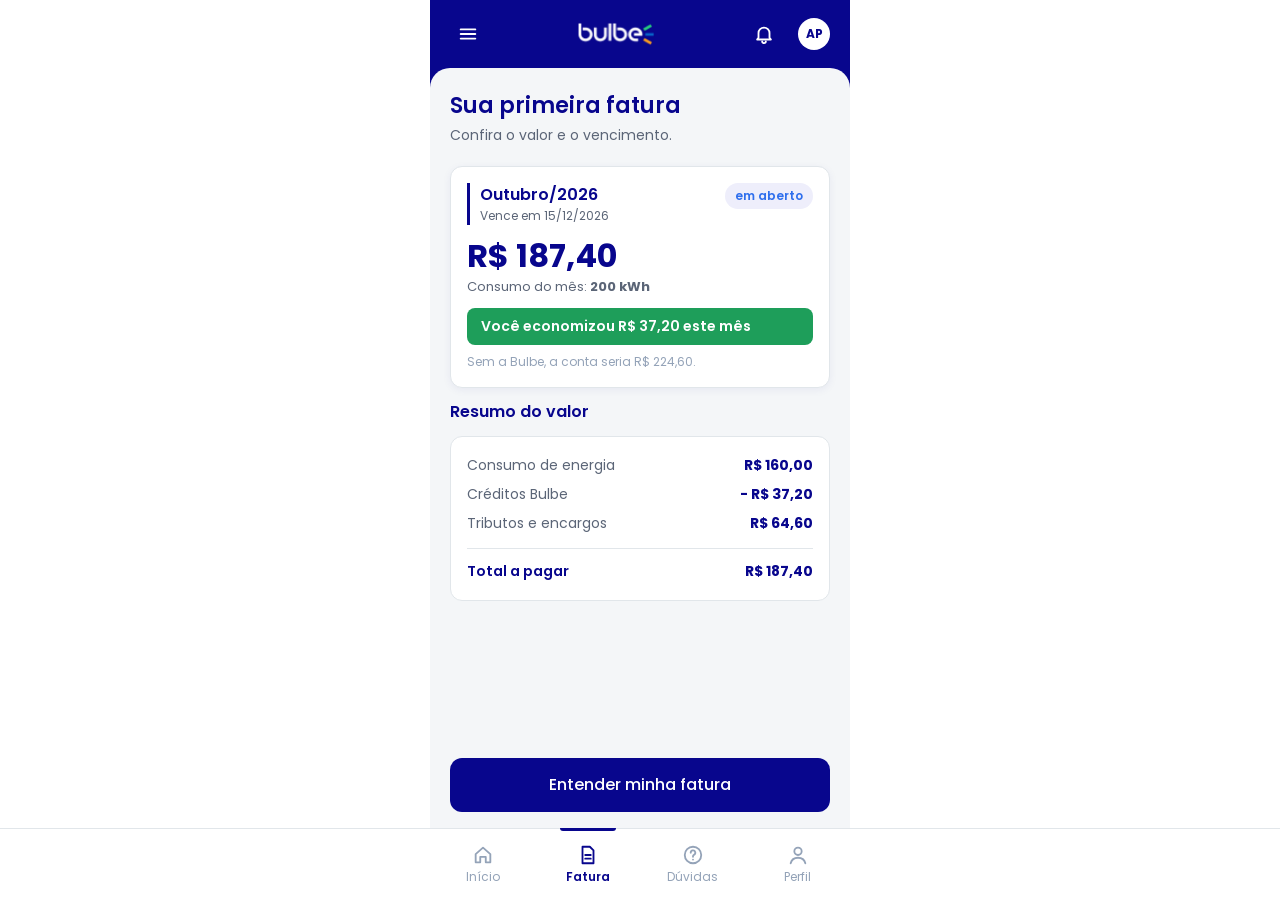
<file: pages/primeira-fatura.html>
<!DOCTYPE html>
<html lang="pt-BR">
<head>
  <meta charset="UTF-8">
  <meta name="viewport" content="width=device-width, initial-scale=1.0">
  <title>Bulbe | Sua primeira fatura</title>
  <link rel="stylesheet" href="../assets/css/style.css">
  <link rel="stylesheet" href="../assets/css/primeira-fatura.css">
</head>
<body class="app">

  <!-- HU03 · Tela 1: sua primeira fatura (wireframe hu03-01) -->
  <section id="tela-fatura" class="tela">
    <header class="app-topo-escuro">
      <button type="button" class="botao-icone" aria-label="Abrir menu">
        <svg class="icone" viewBox="0 0 24 24" aria-hidden="true"><line x1="4" y1="7" x2="20" y2="7"/><line x1="4" y1="12" x2="20" y2="12"/><line x1="4" y1="17" x2="20" y2="17"/></svg>
      </button>
      <a href="../index.html" class="logo" aria-label="Bulbe, página inicial">
        <img class="logo-img" src="../assets/img/bulbe-logo-branca.png" alt="Logo Bulbe">
      </a>
      <div class="app-topo-acoes">
        <button type="button" class="botao-icone" aria-label="Notificações">
          <svg class="icone" viewBox="0 0 24 24" aria-hidden="true"><path d="M6 16V11a6 6 0 0 1 12 0v5l1.5 2h-15z"/><path d="M10 20a2 2 0 0 0 4 0"/></svg>
        </button>
        <span class="avatar" id="avatar-iniciais" aria-label="Ana Paula Rocha">AP</span>
      </div>
    </header>

    <main class="app-conteudo app-conteudo-painel">
      <h1 class="titulo">Sua primeira fatura</h1>
      <p class="subtitulo">Confira o valor e o vencimento.</p>

      <p class="erro" id="erro-fatura" role="alert" hidden></p>

      <div class="card fatura-destaque">
        <div class="fatura-cabecalho">
          <div class="fatura-referencia">
            <p class="card-titulo" id="mes-referencia">Outubro/2026</p>
            <p class="card-texto">Vence em <span class="data-vencimento">15/11/2026</span></p>
          </div>
          <span class="etiqueta" id="status-fatura">em aberto</span>
        </div>

        <p class="fatura-valor" id="valor-total">R$ 187,40</p>
        <p class="fatura-consumo">Consumo do mês: <strong id="consumo-kwh">200 kWh</strong></p>

        <p class="faixa-economia">
          <span>Você economizou <span id="valor-economia">R$ 37,20</span> este mês</span>
        </p>
        <p class="nota fatura-comparacao">Sem a Bulbe, a conta seria <span id="valor-sem-bulbe">R$ 224,60</span>.</p>
      </div>

      <h2 class="secao-titulo">Resumo do valor</h2>

      <div class="card">
        <ul class="resumo" id="lista-resumo">
          <!-- Preenchido pelo primeira-fatura.js a partir de fatura.json -->
        </ul>
        <p class="resumo-total">
          <span>Total a pagar</span>
          <strong class="valor-total">R$ 187,40</strong>
        </p>
      </div>

      <div class="acoes-fixas">
        <button type="button" class="botao botao-primario" id="botao-entender">Entender minha fatura</button>
      </div>
    </main>
  </section>

  <!-- HU03 · Tela 2: composição da fatura (wireframe hu03-02) -->
  <section id="tela-composicao" class="tela" hidden>
    <header class="app-topo">
      <button type="button" class="botao-icone" id="voltar-composicao" aria-label="Voltar">
        <svg class="icone" viewBox="0 0 24 24" aria-hidden="true"><polyline points="9,14 4,9 9,4"/><path d="M4 9h10a6 6 0 0 1 0 12h-3"/></svg>
      </button>
      <h2 class="app-topo-titulo">Composição da fatura</h2>
      <span class="logo logo-pequeno">
        <img class="logo-img" src="../assets/img/bulbe-logo-azul.png" alt="Logo Bulbe">
      </span>
    </header>

    <main class="app-conteudo">
      <h1 class="titulo">De onde vem o valor?</h1>
      <p class="subtitulo">Entenda sua primeira fatura.</p>

      <ul class="lista-itens" id="lista-composicao">
        <!-- Preenchido pelo primeira-fatura.js a partir de fatura.json -->
      </ul>

      <div class="card card-com-icone card-total">
        <span class="icone-circulo">
          <svg class="icone" viewBox="0 0 24 24" aria-hidden="true"><rect x="3" y="6" width="18" height="13" rx="2"/><line x1="3" y1="10" x2="21" y2="10"/></svg>
        </span>
        <div class="item-info">
          <p class="card-titulo">Total da fatura</p>
          <p class="card-texto">Vencimento <span class="data-vencimento">15/11/2026</span></p>
        </div>
        <strong class="item-valor valor-total">R$ 187,40</strong>
      </div>

      <p class="nota">Valores fictícios para simulação.</p>

      <div class="acoes-fixas">
        <button type="button" class="botao botao-primario" id="botao-termos">Entender os termos</button>
      </div>
    </main>
  </section>

  <!-- HU03 · Tela 3: termos da fatura (wireframe hu03-03) -->
  <section id="tela-termos" class="tela" hidden>
    <header class="app-topo">
      <button type="button" class="botao-icone" id="voltar-termos" aria-label="Voltar">
        <svg class="icone" viewBox="0 0 24 24" aria-hidden="true"><polyline points="9,14 4,9 9,4"/><path d="M4 9h10a6 6 0 0 1 0 12h-3"/></svg>
      </button>
      <h2 class="app-topo-titulo">Termos da fatura</h2>
      <span class="logo logo-pequeno">
        <img class="logo-img" src="../assets/img/bulbe-logo-azul.png" alt="Logo Bulbe">
      </span>
    </header>

    <main class="app-conteudo">
      <h1 class="titulo">Entenda os termos</h1>
      <p class="subtitulo">Toque em um item para ver mais detalhes.</p>

      <ul class="lista-itens" id="lista-termos">
        <!-- Preenchido pelo primeira-fatura.js a partir de fatura.json -->
      </ul>

      <div class="acoes-fixas">
        <!-- A tela de pagamento é a HU04. Ajustar o link se o nome do arquivo for outro. -->
        <a href="pagamento.html" class="botao botao-primario">
          Pagar agora
          <svg class="icone" viewBox="0 0 24 24" aria-hidden="true"><line x1="5" y1="12" x2="19" y2="12"/><polyline points="13,6 19,12 13,18"/></svg>
        </a>
      </div>
    </main>
  </section>

  <!-- Barra de navegação inferior (igual em todos os wireframes) -->
  <nav class="nav-inferior" aria-label="Navegação principal">
    <a href="como-funciona.html" class="nav-item">
      <svg class="icone" viewBox="0 0 24 24" aria-hidden="true"><path d="M4 11l8-7 8 7v9h-5v-6H9v6H4z"/></svg>
      Início
    </a>
    <a href="primeira-fatura.html" class="nav-item ativo" aria-current="page">
      <svg class="icone" viewBox="0 0 24 24" aria-hidden="true"><path d="M6 3h8l4 4v14H6z"/><line x1="9" y1="12" x2="15" y2="12"/><line x1="9" y1="16" x2="15" y2="16"/></svg>
      Fatura
    </a>
    <a href="hu05.html" class="nav-item">
      <svg class="icone" viewBox="0 0 24 24" aria-hidden="true"><circle cx="12" cy="12" r="9"/><path d="M9.5 9.5a2.5 2.5 0 1 1 3.5 2.3c-.6.3-1 .8-1 1.5v.7"/><line x1="12" y1="17" x2="12" y2="17"/></svg>
      Dúvidas
    </a>
    <a href="#" class="nav-item">
      <svg class="icone" viewBox="0 0 24 24" aria-hidden="true"><circle cx="12" cy="8" r="4"/><path d="M4 21c1-4 4-6 8-6s7 2 8 6"/></svg>
      Perfil
    </a>
  </nav>

  <script type="module" src="../assets/js/primeira-fatura.js"></script>
</body>
</html>
</file>
<file: assets/css/style.css>
@import url("https://fonts.googleapis.com/css2?family=Poppins:wght@400;500;600;700&display=swap");

/* Variáveis de cor e tipografia: ajustem para a identidade da solução */
:root {
  --cor-primaria: #08068d;
  --cor-destaque: #f39c12;
  --cor-fundo: #f4f6f8;
  --cor-texto: #1f2937;
  --fonte: "Poppins", system-ui, -apple-system, "Segoe UI", Roboto, sans-serif;

  /* Tokens do protótipo (Figma, wireframes da Sprint Review I) */
  --cor-primaria-hover: #1a18a8;
  --cor-texto-suave: #5b6577;
  --cor-texto-apagado: #94a3b8;
  --cor-borda: #e1e6ea;
  --cor-cinza-barra: #a4b3c1;
  --cor-cinza-claro: #e9edf1;
  --cor-lilas: #eeeefb;
  --cor-lilas-borda: #d9d8fa;
  --cor-lilas-fundo: #f8f8ff;
  --cor-sucesso: #1e9e5a;
  --cor-sucesso-fundo: #f0fcf5;
  --cor-sucesso-borda: #a9e8c6;
  --cor-alerta-fundo: #fff4e6;
  --cor-alerta-texto: #7a4a00;
  --cor-erro: #c62828;
  --raio: 12px;
  --largura-app: 420px;
  --altura-nav: 72px;
}

* { box-sizing: border-box; }

body {
  margin: 0;
  font-family: var(--fonte);
  color: var(--cor-texto);
  background: var(--cor-fundo);
  line-height: 1.5;
}

.topo {
  background: var(--cor-primaria);
  color: #fff;
  padding: 1.5rem;
}
.topo a { color: var(--cor-destaque); }

main {
  max-width: 960px;
  margin: 0 auto;
  padding: 1.5rem;
}

.aviso {
  background: #fff4d6;
  padding: 0.75rem 1rem;
  border-radius: 8px;
}

.lista { list-style: none; padding: 0; }
.lista li {
  background: #fff;
  margin-bottom: 0.5rem;
  padding: 0.75rem 1rem;
  border-radius: 8px;
  box-shadow: 0 1px 3px rgba(0, 0, 0, 0.08);
}

.rodape {
  text-align: center;
  padding: 1rem;
  color: #5b6475;
  font-size: 0.875rem;
}

/* ==========================================================
   Componentes do app (usados por todas as telas das HUs)
   ========================================================== */

[hidden] { display: none !important; }

.app {
  background: #fff;
  padding-bottom: var(--altura-nav);
}

/* Cada tela ocupa a altura toda até a navegação; o conteúdo estica e
   empurra as .acoes-fixas para o fim, como nos wireframes */
.tela {
  display: flex;
  flex-direction: column;
  max-width: var(--largura-app);
  min-height: calc(100vh - var(--altura-nav));
  margin: 0 auto;
}

/* Ícones em SVG de linha */
.icone {
  width: 20px;
  height: 20px;
  flex-shrink: 0;
  fill: none;
  stroke: currentColor;
  stroke-width: 2;
  stroke-linecap: round;
  stroke-linejoin: round;
}

/* Logo em texto (não há imagem oficial no repositório) */
.logo {
  display: inline-flex;
  align-items: center;
  gap: 0.2rem;
  font-size: 1.75rem;
  font-weight: 600;
  letter-spacing: -0.04em;
  line-height: 1;
  color: var(--cor-primaria);
  text-decoration: none;
}
.logo-pequeno { font-size: 1.25rem; }
.logo-tracos {
  width: 0.4em;
  height: 0.45em;
  background: linear-gradient(
    to bottom,
    #2ecc71 0 22%, transparent 22% 39%,
    #2f6fed 39% 61%, transparent 61% 78%,
    #f39c12 78% 100%
  );
  transform: skewY(-20deg);
}

/* Topo escuro das telas iniciais (menu, logo, notificação, avatar) */
.app-topo-escuro {
  display: flex;
  align-items: center;
  justify-content: space-between;
  padding: 1rem 1.25rem 2.25rem;
  background: var(--cor-primaria);
  color: #fff;
}
.app-topo-escuro .logo { color: #fff; }

.app-topo-acoes {
  display: flex;
  align-items: center;
  gap: 1rem;
}

.botao-icone {
  display: grid;
  place-items: center;
  width: 36px;
  height: 36px;
  padding: 0;
  border: 0;
  border-radius: 50%;
  background: none;
  color: inherit;
  cursor: pointer;
}
.botao-icone .icone { width: 22px; height: 22px; }

.avatar {
  display: grid;
  place-items: center;
  width: 32px;
  height: 32px;
  border-radius: 50%;
  background: #fff;
  color: var(--cor-primaria);
  font-size: 0.75rem;
  font-weight: 700;
}

/* Topo claro das telas internas (voltar, título, logo) */
.app-topo {
  display: flex;
  align-items: center;
  gap: 0.5rem;
  min-height: 56px;
  padding: 0.5rem 1.25rem;
  border-bottom: 1px solid var(--cor-borda);
  background: #fff;
}
.app-topo-titulo {
  flex: 1;
  margin: 0;
  font-size: 1rem;
  font-weight: 600;
  color: var(--cor-primaria);
}
.app-topo .botao-icone {
  margin-left: -0.5rem;
  color: var(--cor-primaria);
}

/* Conteúdo */
.app-conteudo {
  display: flex;
  flex: 1;
  flex-direction: column;
  max-width: none;
  margin: 0; /* anula o "main { margin: 0 auto }" acima, que encolheria o conteúdo */
  padding: 1.5rem 1.25rem;
  background: #fff;
}

/* Conteúdo cinza que "sobe" sobre o topo escuro */
.app-conteudo-painel {
  position: relative;
  margin-top: -1.25rem;
  border-radius: 20px 20px 0 0;
  background: var(--cor-fundo);
}

.titulo {
  margin: 0 0 0.25rem;
  font-size: 1.375rem;
  font-weight: 600;
  line-height: 1.3;
  color: var(--cor-primaria);
}

.subtitulo {
  margin: 0 0 1.25rem;
  font-size: 0.875rem;
  color: var(--cor-texto-suave);
}

.secao-titulo {
  margin: 0 0 0.75rem;
  font-size: 1rem;
  font-weight: 600;
  color: var(--cor-primaria);
}

/* Cards */
.card {
  margin-bottom: 0.75rem;
  padding: 0.875rem 1rem;
  border: 1px solid var(--cor-borda);
  border-radius: var(--raio);
  background: #fff;
}

.card-com-icone {
  display: flex;
  align-items: flex-start;
  gap: 0.875rem;
}

.icone-circulo {
  display: grid;
  place-items: center;
  width: 36px;
  height: 36px;
  flex-shrink: 0;
  border-radius: 50%;
  background: var(--cor-lilas);
  color: var(--cor-primaria);
}
.icone-circulo .icone { width: 18px; height: 18px; }
.icone-circulo-verde {
  background: var(--cor-sucesso-fundo);
  color: var(--cor-sucesso);
}

.card-titulo {
  margin: 0;
  font-size: 0.875rem;
  font-weight: 600;
  color: var(--cor-primaria);
}
.card-texto {
  margin: 0;
  font-size: 0.8125rem;
  color: var(--cor-texto-suave);
}

/* Caixa de alerta (laranja) */
.alerta {
  display: flex;
  align-items: flex-start;
  gap: 0.625rem;
  margin: 0.75rem 0;
  padding: 0.75rem 1rem;
  border-radius: var(--raio);
  background: var(--cor-alerta-fundo);
  color: var(--cor-alerta-texto);
  font-size: 0.8125rem;
}
.alerta .icone { width: 18px; height: 18px; margin-top: 1px; }
.alerta p { margin: 0; }

/* Caixa de sucesso (verde) */
.caixa-sucesso {
  margin: 0.75rem 0;
  padding: 1rem;
  border: 1px solid var(--cor-sucesso-borda);
  border-radius: var(--raio);
  background: var(--cor-sucesso-fundo);
  color: var(--cor-sucesso);
}

.nota {
  margin: 0.5rem 0 0;
  font-size: 0.75rem;
  text-align: center;
  color: var(--cor-texto-apagado);
}

/* Bloco "Ainda com dúvida?" + botão de atendimento */
.ajuda {
  display: flex;
  align-items: center;
  justify-content: space-between;
  gap: 1rem;
  margin: 1rem 0;
  padding: 0.75rem 0.75rem 0.75rem 1rem;
  border: 1px solid var(--cor-borda);
  border-radius: var(--raio);
  font-size: 0.875rem;
  color: var(--cor-texto-apagado);
}
.ajuda p { margin: 0; }

.botao-atendimento {
  display: inline-flex;
  align-items: center;
  gap: 0.375rem;
  padding: 0.5rem 0.875rem;
  border: 1px solid var(--cor-borda);
  border-radius: 10px;
  background: #fff;
  color: var(--cor-texto-suave);
  font: inherit;
  font-weight: 500;
  text-decoration: none;
}
.botao-atendimento .icone { color: #25d366; }
.botao-atendimento:hover { background: var(--cor-fundo); }

/* Botões */
.botao {
  display: flex;
  align-items: center;
  justify-content: center;
  gap: 0.5rem;
  width: 100%;
  padding: 0.875rem 1rem;
  border: 1px solid transparent;
  border-radius: var(--raio);
  font: inherit;
  font-weight: 500;
  text-decoration: none;
  cursor: pointer;
}
.botao + .botao { margin-top: 0.625rem; }
.botao .icone { width: 18px; height: 18px; }

.botao-primario {
  background: var(--cor-primaria);
  color: #fff;
}
.botao-primario:hover { background: var(--cor-primaria-hover); }

.botao-secundario {
  background: #fff;
  border-color: var(--cor-borda);
  color: var(--cor-primaria);
}
.botao-secundario:hover { background: var(--cor-fundo); }

.botao:focus-visible,
.botao-icone:focus-visible,
.botao-atendimento:focus-visible,
.nav-item:focus-visible {
  outline: 3px solid var(--cor-destaque);
  outline-offset: 2px;
}

/* Ações presas no rodapé da tela, logo acima da navegação */
.acoes-fixas {
  position: sticky;
  bottom: var(--altura-nav);
  margin: auto -1.25rem -1.5rem;
  padding: 1rem 1.25rem;
  background: inherit;
}

.erro {
  margin: 0.375rem 0 0;
  font-size: 0.8125rem;
  font-weight: 500;
  color: var(--cor-erro);
}

/* Navegação inferior fixa */
.nav-inferior {
  position: fixed;
  left: 0;
  right: 0;
  bottom: 0;
  display: flex;
  justify-content: center;
  height: var(--altura-nav);
  border-top: 1px solid var(--cor-borda);
  background: #fff;
}

.nav-item {
  position: relative;
  display: flex;
  flex-direction: column;
  align-items: center;
  justify-content: center;
  gap: 0.125rem;
  flex: 0 1 calc(var(--largura-app) / 4);
  font-size: 0.75rem;
  color: var(--cor-texto-apagado);
  text-decoration: none;
}
.nav-item .icone { width: 22px; height: 22px; }
.nav-item.ativo {
  color: var(--cor-primaria);
  font-weight: 600;
}
.nav-item.ativo::before {
  content: "";
  position: absolute;
  top: -1px;
  left: 50%;
  width: 56px;
  height: 3px;
  border-radius: 0 0 3px 3px;
  background: var(--cor-primaria);
  transform: translateX(-50%);
}

/* Texto só para leitores de tela */
.sr-only {
  position: absolute;
  width: 1px;
  height: 1px;
  padding: 0;
  margin: -1px;
  overflow: hidden;
  clip: rect(0, 0, 0, 0);
  white-space: nowrap;
  border: 0;
}
</file>
<file: assets/css/ativacao.css>
/* Estilos específicos da HU02 · Acompanhamento da ativação
   Base (fonte, cores, topo, cards, botões, navegação) vem de style.css. */

:root {
  --cor-laranja-fundo: #fff4e6;
  --cor-laranja-trilho: #fde3bd;
  --cor-laranja-texto: #d97706;
  --cor-verde-escuro: #137a43;
}

/* ---------- Tela 1: card de status ---------- */
.card-status { padding: 1rem; }

.status-rotulo {
  margin: 0 0 0.75rem;
  font-size: 0.75rem;
  color: var(--cor-texto-apagado);
}

.status-resumo {
  display: flex;
  align-items: center;
  gap: 1rem;
  padding-bottom: 1rem;
  border-bottom: 1px solid var(--cor-borda);
}

.status-titulo {
  margin: 0;
  font-size: 1rem;
  font-weight: 600;
  line-height: 1.3;
  color: var(--cor-primaria);
}
.status-proximo {
  margin: 0.125rem 0 0;
  font-size: 0.8125rem;
  color: var(--cor-texto-suave);
}

/* Anel de progresso (usa pathLength="100", então o traço é em porcentagem) */
.anel {
  position: relative;
  width: 64px;
  height: 64px;
  flex-shrink: 0;
}
.anel svg {
  width: 100%;
  height: 100%;
  transform: rotate(-90deg);
}
.anel circle {
  fill: none;
  stroke-width: 6;
}
.anel-trilho { stroke: var(--cor-laranja-trilho); }
.anel-progresso {
  stroke: var(--cor-destaque);
  stroke-linecap: round;
  stroke-dasharray: 100;
  stroke-dashoffset: 25;
  transition: stroke-dashoffset 0.4s ease;
}
.anel-texto {
  position: absolute;
  inset: 0;
  display: grid;
  place-items: center;
  font-size: 0.875rem;
  font-weight: 500;
  color: var(--cor-texto-suave);
}

/* Linha do tempo */
.linha-tempo {
  margin: 1rem 0 0;
  padding: 0;
  list-style: none;
}

.passo {
  position: relative;
  display: flex;
  gap: 0.75rem;
  padding-bottom: 1rem;
}
.passo:last-child { padding-bottom: 0; }

/* Linha que liga um marcador ao seguinte */
.passo:not(:last-child)::before {
  content: "";
  position: absolute;
  top: 24px;
  bottom: 0;
  left: 11px;
  width: 2px;
  background: var(--cor-cinza-claro);
}
.passo.concluida:not(:last-child)::before { background: var(--cor-sucesso-borda); }

.passo-marcador {
  display: grid;
  place-items: center;
  width: 24px;
  height: 24px;
  flex-shrink: 0;
  border-radius: 50%;
  color: #fff;
}
.passo-marcador .icone {
  width: 14px;
  height: 14px;
  stroke-width: 2.5;
}
.passo.concluida .passo-marcador { background: var(--cor-sucesso); }
.passo.ativa .passo-marcador { background: var(--cor-destaque); }
.passo.pendente .passo-marcador {
  background: var(--cor-cinza-claro);
  color: var(--cor-texto-apagado);
}

.passo-titulo {
  margin: 0;
  font-size: 0.875rem;
  font-weight: 600;
  line-height: 1.3;
  color: var(--cor-primaria);
}
.passo-estado {
  margin: 0;
  font-size: 0.75rem;
  color: var(--cor-texto-apagado);
}
.passo.ativa .passo-estado {
  font-weight: 500;
  color: var(--cor-laranja-texto);
}
.passo.pendente .passo-titulo { color: var(--cor-texto-apagado); }

/* Banner "Entenda como funciona nosso desconto" */
.banner-desconto {
  display: flex;
  align-items: center;
  justify-content: space-between;
  gap: 1rem;
  margin-bottom: 0.75rem;
  padding: 1rem;
  border-radius: var(--raio);
  background: var(--cor-primaria);
  color: #fff;
}
.banner-pre {
  margin: 0;
  font-size: 0.75rem;
}
.banner-titulo {
  margin: 0 0 0.75rem;
  font-size: 1.0625rem;
  font-weight: 600;
  line-height: 1.25;
}
.banner-botao {
  display: inline-block;
  padding: 0.375rem 0.75rem;
  border-radius: 8px;
  background: var(--cor-destaque);
  color: var(--cor-primaria);
  font-size: 0.75rem;
  font-weight: 600;
  text-decoration: none;
}
.banner-botao:focus-visible {
  outline: 3px solid #fff;
  outline-offset: 2px;
}

.banner-ilustracao {
  display: grid;
  place-items: center;
  width: 88px;
  height: 88px;
  flex-shrink: 0;
  border-radius: 20px;
  background: rgba(255, 255, 255, 0.1);
  transform: rotate(8deg);
}
.banner-cartao {
  display: grid;
  place-items: center;
  width: 44px;
  height: 58px;
  border-radius: 8px;
  background: #fff;
  color: var(--cor-destaque);
  transform: rotate(-8deg);
}
.banner-cartao .icone {
  width: 24px;
  height: 24px;
}

/* ---------- Tela 2: etapa atual ---------- */
.selo-etapa {
  display: inline-flex;
  align-items: center;
  gap: 0.375rem;
  align-self: flex-start;
  margin: 0 0 0.75rem;
  padding: 0.25rem 0.625rem;
  border-radius: 999px;
  background: var(--cor-laranja-fundo);
  color: var(--cor-laranja-texto);
  font-size: 0.75rem;
  font-weight: 600;
}
.selo-etapa .icone {
  width: 14px;
  height: 14px;
}

/* ---------- Tela 3: serviço ativado ---------- */
.heroi-sucesso {
  position: relative;
  display: grid;
  place-items: center;
  height: 170px;
  margin-bottom: 1.5rem;
  border-radius: 16px;
  background: linear-gradient(135deg, #2cb36a, #14894f);
}
.heroi-cartao {
  display: grid;
  place-items: center;
  width: 120px;
  height: 84px;
  border: 2px solid rgba(255, 255, 255, 0.85);
  border-radius: 12px;
  background: rgba(255, 255, 255, 0.15);
}
.heroi-check {
  display: grid;
  place-items: center;
  width: 52px;
  height: 52px;
  border-radius: 50%;
  background: #fff;
  color: var(--cor-sucesso);
}
.heroi-check .icone {
  width: 26px;
  height: 26px;
  stroke-width: 3;
}
.heroi-raio {
  position: absolute;
  left: 18%;
  bottom: 14%;
  width: 20px;
  height: 20px;
  color: var(--cor-destaque);
}
.faisca {
  position: absolute;
  width: 12px;
  height: 12px;
  background:
    linear-gradient(#fff, #fff) center / 100% 1.5px no-repeat,
    linear-gradient(#fff, #fff) center / 1.5px 100% no-repeat;
  opacity: 0.8;
}
.faisca-a { top: 14%; left: 8%; }
.faisca-b { right: 8%; bottom: 22%; }

.titulo-central,
.subtitulo-central { text-align: center; }
.titulo-central { font-size: 1.5rem; }
.subtitulo-central { margin-bottom: 1.5rem; }

.etapas-concluidas { text-align: center; }
.etapas-concluidas-titulo {
  margin: 0 0 0.5rem;
  font-size: 0.875rem;
  font-weight: 600;
  color: var(--cor-verde-escuro);
}
.etapas-concluidas-lista {
  display: flex;
  justify-content: center;
  gap: 1rem;
  margin: 0;
  padding: 0;
  list-style: none;
  font-size: 0.8125rem;
  font-weight: 500;
}
.etapas-concluidas-lista li {
  display: flex;
  align-items: center;
  gap: 0.25rem;
}
.etapas-concluidas-lista .icone {
  width: 14px;
  height: 14px;
  stroke-width: 2.5;
}

/* ---------- Logo (imagens em assets/img, igual à HU05) ---------- */
.logo-link {
  display: inline-flex;
  align-items: center;
}
.logo-img {
  display: block;
  width: 82px;
  height: auto;
}
.logo-img-pequena { width: 72px; }
</file>
<file: assets/css/como-funciona.css>
/* Estilos específicos da HU01 · Como a Bulbe funciona */

/* Logo em imagem (assets/img), nos mesmos tamanhos da HU05 */
.logo-img {
  display: block;
  width: 82px;
  height: auto;
}
.logo-pequeno .logo-img { width: 72px; }

/* Tela 1: lista das duas contas */
.passos {
  margin: 0;
  padding: 0;
  list-style: none;
}

/* Tela 2: comparação antes x depois */
.comparacao-linha {
  display: flex;
  justify-content: space-between;
  gap: 1rem;
  margin: 0 0 0.625rem;
  font-size: 0.875rem;
  color: var(--cor-primaria);
}
.comparacao-linha small {
  font-size: 0.75rem;
  color: var(--cor-texto-apagado);
}

.barra {
  display: flex;
  height: 10px;
  overflow: hidden;
  border-radius: 999px;
  background: var(--cor-cinza-claro);
}
.barra-cemig { background: var(--cor-cinza-barra); }
.barra-bulbe { background: var(--cor-primaria); }

.legenda {
  display: flex;
  gap: 1.25rem;
  margin: 0.5rem 0 0;
  padding: 0;
  list-style: none;
  font-size: 0.75rem;
  color: var(--cor-texto-suave);
}
.legenda li {
  display: flex;
  align-items: center;
  gap: 0.375rem;
}
.legenda-cor {
  width: 8px;
  height: 8px;
  border-radius: 2px;
}

/* Tela 2: destaque da economia */
.economia {
  padding: 1.25rem 1rem;
  text-align: center;
}
.economia p { margin: 0; }
.economia-rotulo {
  font-size: 0.75rem;
  font-weight: 600;
  letter-spacing: 0.06em;
  text-transform: uppercase;
}
.economia-valor {
  font-size: 2rem;
  font-weight: 700;
  line-height: 1.3;
}
.economia-valor small {
  font-size: 1rem;
  font-weight: 500;
}
.economia-detalhe { font-size: 0.8125rem; }

/* Tela 3: checklist de entendimento */
.form-entendimento {
  display: flex;
  flex: 1;
  flex-direction: column;
  margin: 0;
  background: inherit; /* as .acoes-fixas herdam este fundo ao rolar sobre os cards */
}

.checklist {
  margin: 0;
  padding: 0;
  border: 0;
}

.check-card {
  position: relative;
  display: flex;
  align-items: flex-start;
  gap: 0.75rem;
  margin-bottom: 0.625rem;
  padding: 0.875rem 1rem;
  border: 1px solid var(--cor-lilas-borda);
  border-radius: var(--raio);
  background: var(--cor-lilas-fundo);
  cursor: pointer;
}
.check-card .card-titulo,
.check-card .card-texto { display: block; }

/* Checkbox nativo escondido, mas ainda acessível pelo teclado */
.check-card input {
  position: absolute;
  opacity: 0;
  width: 1px;
  height: 1px;
}

.check-caixa {
  display: grid;
  place-items: center;
  width: 22px;
  height: 22px;
  flex-shrink: 0;
  margin-top: 1px;
  border: 2px solid var(--cor-primaria);
  border-radius: 5px;
  background: #fff;
}
.check-caixa::after {
  content: "";
  width: 6px;
  height: 11px;
  margin-top: -2px;
  border: solid #fff;
  border-width: 0 2px 2px 0;
  transform: rotate(45deg);
  opacity: 0;
}

.check-card input:checked + .check-caixa { background: var(--cor-primaria); }
.check-card input:checked + .check-caixa::after { opacity: 1; }
.check-card input:focus-visible + .check-caixa {
  outline: 3px solid var(--cor-destaque);
  outline-offset: 2px;
}
.check-card:has(input:checked) { border-color: var(--cor-primaria); }
</file>
<file: assets/css/hu05.css>
@import url("https://fonts.googleapis.com/css2?family=Poppins:wght@400;500;600;700&display=swap");
:root {
  --hu05-primary: #10069f;
  --hu05-primary-dark: #0b078c;
  --hu05-text: #130d78;
  --hu05-muted: #65758b;
  --hu05-faint: #94a3b8;
  --hu05-bg: #f4f6f8;
  --hu05-border: #dfe5ec;
  --hu05-lilac: #f8f8ff;
  --hu05-lilac-border: #d9d8fa;
  --hu05-green: #16a765;
  --hu05-green-bg: #f0fcf5;
  --hu05-green-border: #a9e8c6;
  --hu05-shadow: 0 2px 6px rgba(26, 39, 62, .06);
}
.hu05-body {
  margin: 0;
  min-width: 320px;
  min-height: 100vh;
  background: #e9edf2;
  color: var(--hu05-text);
  font-family: "Poppins", system-ui, -apple-system, "Segoe UI", sans-serif;
  line-height: 1.45;
}
.hu05-app {
  position: relative;
  width: 100%;
  max-width: 430px;
  min-height: 100vh;
  margin: 0 auto;
  padding-bottom: 78px;
  overflow: clip;
  background: #fff;
  box-shadow: 0 0 28px rgba(26, 39, 62, .08);
}
.hu05-app main { max-width: none; margin: 0; padding: 0; }
.hu05-app [hidden] { display: none !important; }
.hu05-app button, .hu05-app input { font: inherit; }
.sr-only { position: absolute; width: 1px; height: 1px; padding: 0; margin: -1px; overflow: hidden; clip: rect(0, 0, 0, 0); white-space: nowrap; border: 0; }
.status-bar {
  display: flex;
  align-items: center;
  justify-content: space-between;
  height: 28px;
  padding: 0 22px;
  background: var(--hu05-primary-dark);
  color: #fff;
  font: 600 12px/1 system-ui, sans-serif;
  letter-spacing: .02em;
}
.status-icons { display: inline-flex; align-items: center; gap: 5px; }
.status-signal { width: 19px; height: 14px; fill: none; stroke: currentColor; stroke-width: 2.4; stroke-linecap: round; }
.status-battery { width: 23px; height: 14px; fill: none; stroke: currentColor; stroke-width: 1.5; }
.status-battery .battery-fill { fill: currentColor; stroke: none; }
.home-header {
  display: flex;
  align-items: center;
  justify-content: space-between;
  height: 76px;
  padding: 0 18px;
  background: var(--hu05-primary-dark);
  color: #fff;
}
.header-actions { display: flex; align-items: center; gap: 10px; }
.icon-button {
  display: grid;
  width: 36px;
  height: 36px;
  flex: 0 0 36px;
  place-items: center;
  padding: 0;
  border: 0;
  border-radius: 50%;
  color: inherit;
  background: transparent;
  cursor: pointer;
}
.icon-button svg { width: 21px; height: 21px; fill: none; stroke: currentColor; stroke-width: 1.8; stroke-linecap: round; stroke-linejoin: round; }
.icon-button:focus-visible, .search-form:focus-within, .nav-item:focus-visible { outline: 3px solid #f5b21b; outline-offset: 2px; }
.brand { display: inline-flex; align-items: center; color: var(--hu05-primary); text-decoration: none; }
.brand-light { color: #fff; }
.brand-logo { display: block; width: 82px; height: auto; }
.brand-small .brand-logo { width: 72px; }
.avatar { display: grid; width: 31px; height: 31px; place-items: center; border-radius: 50%; background: white; color: var(--hu05-primary); font: 700 11px/1 system-ui, sans-serif; }
.inner-header {
  display: flex;
  align-items: center;
  min-height: 56px;
  gap: 7px;
  padding: 4px 18px;
  border-bottom: 1px solid var(--hu05-border);
  background: #fff;
}
.inner-header .back-button { margin-left: -8px; color: var(--hu05-primary); }
.inner-header h1 { flex: 1; margin: 0; color: var(--hu05-text); font-size: 15px; font-weight: 600; }
.home-view { min-height: calc(100vh - 182px); background: var(--hu05-bg); }
.home-content { min-height: calc(100vh - 182px); padding: 21px 20px 28px; }
.home-content h1 { margin: 0 0 2px; color: var(--hu05-text); font-size: 20px; font-weight: 600; }
.lead { margin: 0 0 18px; color: var(--hu05-muted); font-size: 13px; }
.search-form {
  display: flex;
  align-items: center;
  gap: 10px;
  height: 47px;
  padding: 0 14px;
  border: 1px solid var(--hu05-border);
  border-radius: 12px;
  background: #fff;
}
.search-form svg { width: 17px; height: 17px; flex: 0 0 17px; fill: none; stroke: #8a9bb0; stroke-width: 1.8; stroke-linecap: round; }
.search-form input { width: 100%; min-width: 0; padding: 0; border: 0; outline: 0; color: var(--hu05-text); background: transparent; font-size: 13px; }
.search-form input::placeholder { color: #8798ad; opacity: 1; }
.search-form input::-webkit-search-cancel-button { cursor: pointer; }
.section-heading-row { display: flex; align-items: center; justify-content: space-between; margin: 18px 0 9px; }
.section-heading-row h2 { margin: 0; color: var(--hu05-text); font-size: 15px; font-weight: 600; }
.category-list { display: grid; gap: 9px; }
.category-card {
  display: flex;
  align-items: center;
  gap: 12px;
  width: 100%;
  min-height: 61px;
  padding: 10px 13px;
  border: 1px solid var(--hu05-border);
  border-radius: 13px;
  background: #fff;
  box-shadow: var(--hu05-shadow);
  color: inherit;
  text-align: left;
  cursor: pointer;
}
.category-card:hover { border-color: #c5c8f1; }
.category-icon { display: grid; width: 37px; height: 37px; flex: 0 0 37px; place-items: center; border-radius: 50%; background: var(--hu05-primary); color: white; }
.category-icon svg { width: 19px; height: 19px; fill: none; stroke: currentColor; stroke-width: 1.8; stroke-linecap: round; stroke-linejoin: round; }
.category-copy { display: grid; gap: 1px; flex: 1; }
.category-copy strong { color: var(--hu05-text); font-size: 13px; font-weight: 600; }
.category-copy span { color: var(--hu05-muted); font-size: 11.5px; }
.chevron { color: #8b9bb0; font-size: 23px; line-height: 1; }
.contact-card {
  display: flex;
  align-items: center;
  gap: 11px;
  margin-top: 17px;
  padding: 11px 13px;
  border: 1px solid var(--hu05-green-border);
  border-radius: 13px;
  background: var(--hu05-green-bg);
}
.contact-icon { display: grid; width: 37px; height: 37px; flex: 0 0 37px; place-items: center; border-radius: 50%; background: var(--hu05-green); color: #fff; }
.contact-icon svg { width: 21px; height: 21px; fill: none; stroke: currentColor; stroke-width: 1.6; stroke-linecap: round; stroke-linejoin: round; }
.contact-copy { display: grid; gap: 1px; }
.contact-copy strong { color: #13864f; font-size: 13px; font-weight: 600; }
.contact-copy span { color: #5d7a6a; font-size: 11.5px; }
.contact-copy a { margin-top: 3px; color: #087d49; font-size: 11.5px; font-weight: 600; text-decoration: none; }
.contact-copy a:hover { text-decoration: underline; }
.category-view, .results-view, .empty-view { min-height: calc(100vh - 182px); padding: 21px 20px 28px; background: #fff; }
.category-intro { display: flex; align-items: center; gap: 12px; margin: 0 0 5px; }
.category-intro .category-icon { width: 46px; height: 46px; flex-basis: 46px; background: #eeeeff; color: var(--hu05-primary); }
.category-intro .category-icon svg { width: 22px; height: 22px; }
.category-intro h2 { margin: 0; color: var(--hu05-text); font-size: 20px; font-weight: 600; }
.category-description { margin: 0 0 16px; color: var(--hu05-muted); font-size: 13px; }
.category-view .search-form { margin-bottom: 18px; }
.faq-section-title { margin: 0 0 9px; color: var(--hu05-text); font-size: 14px; font-weight: 600; }
.faq-list { display: grid; gap: 8px; }
.faq-item { overflow: hidden; border: 1px solid var(--hu05-border); border-radius: 13px; background: #fff; box-shadow: var(--hu05-shadow); }
.faq-item[open] { border-color: var(--hu05-lilac-border); background: var(--hu05-lilac); }
.faq-question { display: flex; align-items: center; justify-content: space-between; gap: 10px; min-height: 47px; padding: 10px 13px; color: var(--hu05-text); cursor: pointer; list-style: none; font-size: 13px; font-weight: 500; }
.faq-question::-webkit-details-marker { display: none; }
.faq-question::after { content: "›"; color: #8294aa; font-size: 24px; font-weight: 400; line-height: 1; transform: rotate(0deg); transition: transform .15s ease; }
.faq-item[open] .faq-question::after { color: var(--hu05-primary); transform: rotate(90deg); }
.faq-answer { padding: 0 13px 13px; color: var(--hu05-muted); font-size: 12px; }
.faq-answer p { margin: 0 0 7px; }
.faq-answer p:last-child { margin-bottom: 0; }
.tip-box { display: flex; align-items: flex-start; gap: 8px; margin-top: 11px; padding: 9px 10px; border: 1px solid var(--hu05-green-border); border-radius: 11px; background: var(--hu05-green-bg); color: var(--hu05-green); }
.tip-box svg { width: 16px; height: 16px; flex: 0 0 16px; margin-top: 1px; fill: none; stroke: currentColor; stroke-width: 1.7; }
.tip-box strong { display: block; margin-bottom: 1px; color: #13864f; font-size: 11.5px; }
.tip-box span { display: block; color: #5d7a6a; font-size: 11px; }
.results-view .search-form, .empty-view .search-form { margin-bottom: 22px; border-color: var(--hu05-lilac-border); }
.results-heading { margin: 0; color: var(--hu05-text); font-size: 20px; font-weight: 600; }
.results-count { margin: 1px 0 15px; color: var(--hu05-muted); font-size: 13px; }
.results-view .faq-list { margin-bottom: 25px; }
.no-answer-card { padding: 12px 13px; border: 1px solid var(--hu05-border); border-radius: 13px; background: #fff; box-shadow: var(--hu05-shadow); }
.no-answer-card strong { display: block; margin-bottom: 1px; color: var(--hu05-text); font-size: 13px; font-weight: 600; }
.no-answer-card p { margin: 0 0 10px; color: var(--hu05-muted); font-size: 11.5px; }
.outline-button, .primary-button { display: inline-flex; align-items: center; justify-content: center; width: 100%; min-height: 43px; padding: 9px 14px; border: 1px solid var(--hu05-border); border-radius: 11px; background: #fff; color: var(--hu05-primary); text-decoration: none; font-size: 13px; font-weight: 500; cursor: pointer; }
.outline-button:hover { background: var(--hu05-bg); }
.empty-art { position: relative; display: grid; height: 160px; place-items: center; overflow: hidden; margin: 4px 0 23px; border-radius: 15px; background: linear-gradient(110deg, #1680df, #0960bb); color: #fff; }
.empty-art svg { width: 148px; height: 108px; fill: none; stroke: #a6d2ff; stroke-width: 3; stroke-linecap: round; stroke-linejoin: round; }
.empty-art .magnifier { position: absolute; right: 27%; bottom: 25px; display: grid; width: 49px; height: 49px; place-items: center; border-radius: 50%; background: #0960bb; color: #fff; }
.empty-art .magnifier svg { width: 35px; height: 35px; stroke: currentColor; stroke-width: 3.5; }
.empty-art .spark { position: absolute; color: #ffb21a; font-size: 22px; font-weight: 500; }
.empty-art .spark.one { left: 38px; bottom: 25px; }
.empty-art .spark.two { right: 27px; top: 31px; color: #a6d2ff; }
.empty-copy { text-align: center; }
.empty-copy h2 { margin: 0 0 5px; color: var(--hu05-text); font-size: 20px; font-weight: 600; }
.empty-copy p { margin: 0 auto 24px; color: var(--hu05-muted); font-size: 12.5px; }
.primary-button { min-height: 48px; border-color: var(--hu05-primary); background: var(--hu05-primary); color: #fff; }
.primary-button:hover { background: #211bb2; }
.empty-note { margin: 13px 0 0; color: #8798ad; text-align: center; font-size: 11px; }
.load-error { margin: 20px; padding: 15px; border: 1px solid #ffd2a3; border-radius: 12px; background: #fff8ef; color: #633f13; }
.load-error h2 { margin: 0 0 5px; font-size: 16px; }
.load-error p { margin: 0; font-size: 13px; }
.bottom-nav {
  position: fixed;
  z-index: 10;
  right: auto;
  bottom: 0;
  left: 50%;
  display: flex;
  width: min(100%, 430px);
  height: 76px;
  padding-bottom: env(safe-area-inset-bottom, 0px);
  border-top: 1px solid var(--hu05-border);
  background: #fff;
  transform: translateX(-50%);
}
.nav-item { position: relative; display: flex; flex: 1; flex-direction: column; align-items: center; justify-content: center; gap: 3px; min-width: 0; padding: 5px 0 7px; border: 0; background: transparent; color: #9aaabd; text-decoration: none; font-size: 10.5px; }
.nav-item svg { width: 21px; height: 21px; fill: none; stroke: currentColor; stroke-width: 1.7; stroke-linecap: round; stroke-linejoin: round; }
.nav-item.active { color: var(--hu05-primary); font-weight: 600; }
.nav-item.active::before { position: absolute; top: -1px; left: calc(50% - 28px); width: 56px; height: 3px; border-radius: 0 0 3px 3px; background: var(--hu05-primary); content: ""; }
.nav-item:disabled { cursor: not-allowed; opacity: 1; }
@media (min-width: 700px) {
  .hu05-app { min-height: min(900px, 100vh); }
  .home-view, .home-content, .category-view, .results-view, .empty-view { min-height: min(796px, calc(100vh - 104px)); }
}
@media (prefers-reduced-motion: reduce) {
  *, *::before, *::after { scroll-behavior: auto !important; transition-duration: .01ms !important; }
}
</file>
<file: assets/css/pagamento.css>
/* ==========================================
   HU04 - Pagamento da fatura
   Estilos especificos da pagina
   ========================================== */

/* Resumo da fatura */
.pagamento-resumo {
  background: var(--cor-lilas-fundo);
  border-color: var(--cor-lilas-borda);
}

.pagamento-valor {
  margin: 0.25rem 0 1rem;
  font-size: 2rem;
  font-weight: 700;
  color: var(--cor-primaria);
}

/* Valor, vencimento e situacao */
.pagamento-informacoes {
  display: flex;
  justify-content: space-between;
  gap: 1rem;
  padding-top: 0.75rem;
  border-top: 1px solid var(--cor-borda);
}

.pagamento-informacoes p {
  display: flex;
  flex-direction: column;
  gap: 0.25rem;
  margin: 0;
  font-size: 0.8125rem;
}

.pagamento-informacoes span {
  color: var(--cor-texto-suave);
}

.pagamento-informacoes strong {
  color: var(--cor-primaria);
  font-weight: 600;
}

.pagamento-prazo {
  margin: 1rem 0 0;
  font-size: 0.8125rem;
  font-weight: 500;
  color: var(--cor-primaria);
}

/* Opcoes de pagamento */
.pagamento-opcoes {
  display: flex;
  gap: 0.75rem;
  margin-bottom: 1rem;
}

.opcao-pagamento {
  flex: 1;
  padding: 0.875rem;
  border: 1px solid var(--cor-borda);
  border-radius: var(--raio);
  background: #fff;
  color: var(--cor-texto-suave);
  font-family: inherit;
  font-size: 0.875rem;
  font-weight: 600;
  cursor: pointer;
}

.opcao-pagamento.ativo {
  border-color: var(--cor-primaria);
  background: var(--cor-lilas);
  color: var(--cor-primaria);
}

.opcao-pagamento:hover {
  border-color: var(--cor-primaria);
}

/* Codigo PIX ou boleto */
.codigo-pagamento {
  margin: 1rem 0;
  padding: 0.875rem;
  border: 1px solid var(--cor-borda);
  border-radius: 8px;
  background: var(--cor-fundo);
  color: var(--cor-texto);
  font-size: 0.75rem;
  overflow-wrap: anywhere;
  user-select: all;
}

/* Mensagem apos copiar codigo */
.mensagem-copia {
  margin: 0.75rem 0 0;
  color: var(--cor-sucesso);
  font-size: 0.8125rem;
  font-weight: 600;
  text-align: center;
}

/* Lembrete de pagamento */
.titulo-lembrete {
  margin-top: 1.5rem;
}

#ativar-lembrete {
  margin-top: 1rem;
}

.mensagem-lembrete {
  margin: 0.75rem 0 0;
  padding: 0.75rem;
  border: 1px solid var(--cor-sucesso-borda);
  border-radius: 8px;
  background: var(--cor-sucesso-fundo);
  color: var(--cor-sucesso);
  font-size: 0.8125rem;
  font-weight: 500;
}

/* Espacamento entre textos dos cards */
#area-pix .card-texto,
#area-boleto .card-texto,
.titulo-lembrete + .card .card-texto {
  margin-top: 0.5rem;
}

/* Destaque do teclado para acessibilidade */
.opcao-pagamento:focus-visible {
  outline: 3px solid var(--cor-destaque);
  outline-offset: 2px;
}

/* Ajustes para telas pequenas */
@media (max-width: 360px) {
  .pagamento-valor {
    font-size: 1.75rem;
  }

  .pagamento-informacoes {
    gap: 0.5rem;
  }

  .opcao-pagamento {
    padding: 0.75rem 0.5rem;
  }
}
</file>
<file: assets/css/primeira-fatura.css>
/* Estilos específicos da HU03 · Sua primeira fatura */

/* Logo em imagem (assets/img), nos mesmos tamanhos da HU05 */
.logo-img {
  display: block;
  width: 82px;
  height: auto;
}
.logo-pequeno .logo-img { width: 72px; }

/* Tela 1: card principal da fatura */
.fatura-destaque {
  padding: 1rem;
  box-shadow: 0 2px 8px rgba(8, 6, 141, 0.06);
}

.fatura-cabecalho {
  display: flex;
  align-items: flex-start;
  justify-content: space-between;
  gap: 1rem;
}

/* Barrinha azul à esquerda do mês, como no wireframe */
.fatura-referencia {
  padding-left: 0.625rem;
  border-left: 3px solid var(--cor-primaria);
}
.fatura-referencia .card-titulo { font-size: 1rem; }
.fatura-referencia .card-texto { font-size: 0.75rem; }

.etiqueta {
  padding: 0.25rem 0.625rem;
  border-radius: 999px;
  background: var(--cor-lilas);
  color: #2f6fed;
  font-size: 0.75rem;
  font-weight: 600;
  white-space: nowrap;
}

.fatura-valor {
  margin: 0.75rem 0 0;
  font-size: 2rem;
  font-weight: 700;
  line-height: 1.2;
  color: var(--cor-primaria);
}

.fatura-consumo {
  margin: 0.125rem 0 0.75rem;
  font-size: 0.8125rem;
  color: var(--cor-texto-suave);
}

/* Faixa verde "Você economizou R$ X este mês" */
.faixa-economia {
  margin: 0;
  padding: 0.5rem 0.875rem;
  border-radius: 8px;
  background: var(--cor-sucesso);
  color: #fff;
  font-size: 0.875rem;
  font-weight: 600;
}

.fatura-comparacao { text-align: left; }

/* Tela 1: resumo do valor */
.resumo {
  margin: 0;
  padding: 0 0 0.625rem;
  list-style: none;
  border-bottom: 1px solid var(--cor-borda);
}
.resumo li,
.resumo-total {
  display: flex;
  justify-content: space-between;
  gap: 1rem;
  padding: 0.25rem 0;
  font-size: 0.875rem;
}
.resumo li { color: var(--cor-texto-suave); }
.resumo li strong { color: var(--cor-primaria); }

.resumo-total {
  margin: 0;
  padding-top: 0.75rem;
  font-weight: 600;
  color: var(--cor-primaria);
}

/* Telas 2 e 3: lista de itens */
.lista-itens {
  margin: 0;
  padding: 0;
  list-style: none;
}

.item-info { flex: 1; }

.item-valor {
  align-self: center;
  font-size: 0.9375rem;
  color: var(--cor-primaria);
  white-space: nowrap;
}
.item-valor.negativo { color: var(--cor-sucesso); }

/* Tela 2: card do total em azul escuro */
.card-total {
  border-color: var(--cor-primaria);
  background: var(--cor-primaria);
}
.card-total .card-titulo,
.card-total .card-texto,
.card-total .item-valor { color: #fff; }
.card-total .item-valor { font-size: 1.125rem; }
.card-total .icone-circulo {
  background: rgba(255, 255, 255, 0.15);
  color: #fff;
}

/* Tela 3: termos que abrem e fecham */
.termo { padding: 0; }

.termo-botao {
  display: flex;
  align-items: flex-start;
  gap: 0.875rem;
  width: 100%;
  padding: 0.875rem 1rem;
  border: 0;
  border-radius: var(--raio);
  background: none;
  font: inherit;
  text-align: left;
  cursor: pointer;
}
.termo-botao:focus-visible {
  outline: 3px solid var(--cor-destaque);
  outline-offset: 2px;
}

.termo-botao .card-titulo,
.termo-botao .card-texto { display: block; }

.termo-seta {
  align-self: center;
  color: var(--cor-texto-apagado);
  transition: transform 0.2s;
}
.termo-botao[aria-expanded="true"] .termo-seta { transform: rotate(180deg); }
.termo:has([aria-expanded="true"]) { border-color: var(--cor-primaria); }

.termo-detalhe {
  margin: 0;
  padding: 0 1rem 0.875rem calc(1rem + 36px + 0.875rem); /* alinha com o texto, depois do ícone */
  font-size: 0.8125rem;
  color: var(--cor-texto);
}
</file>
